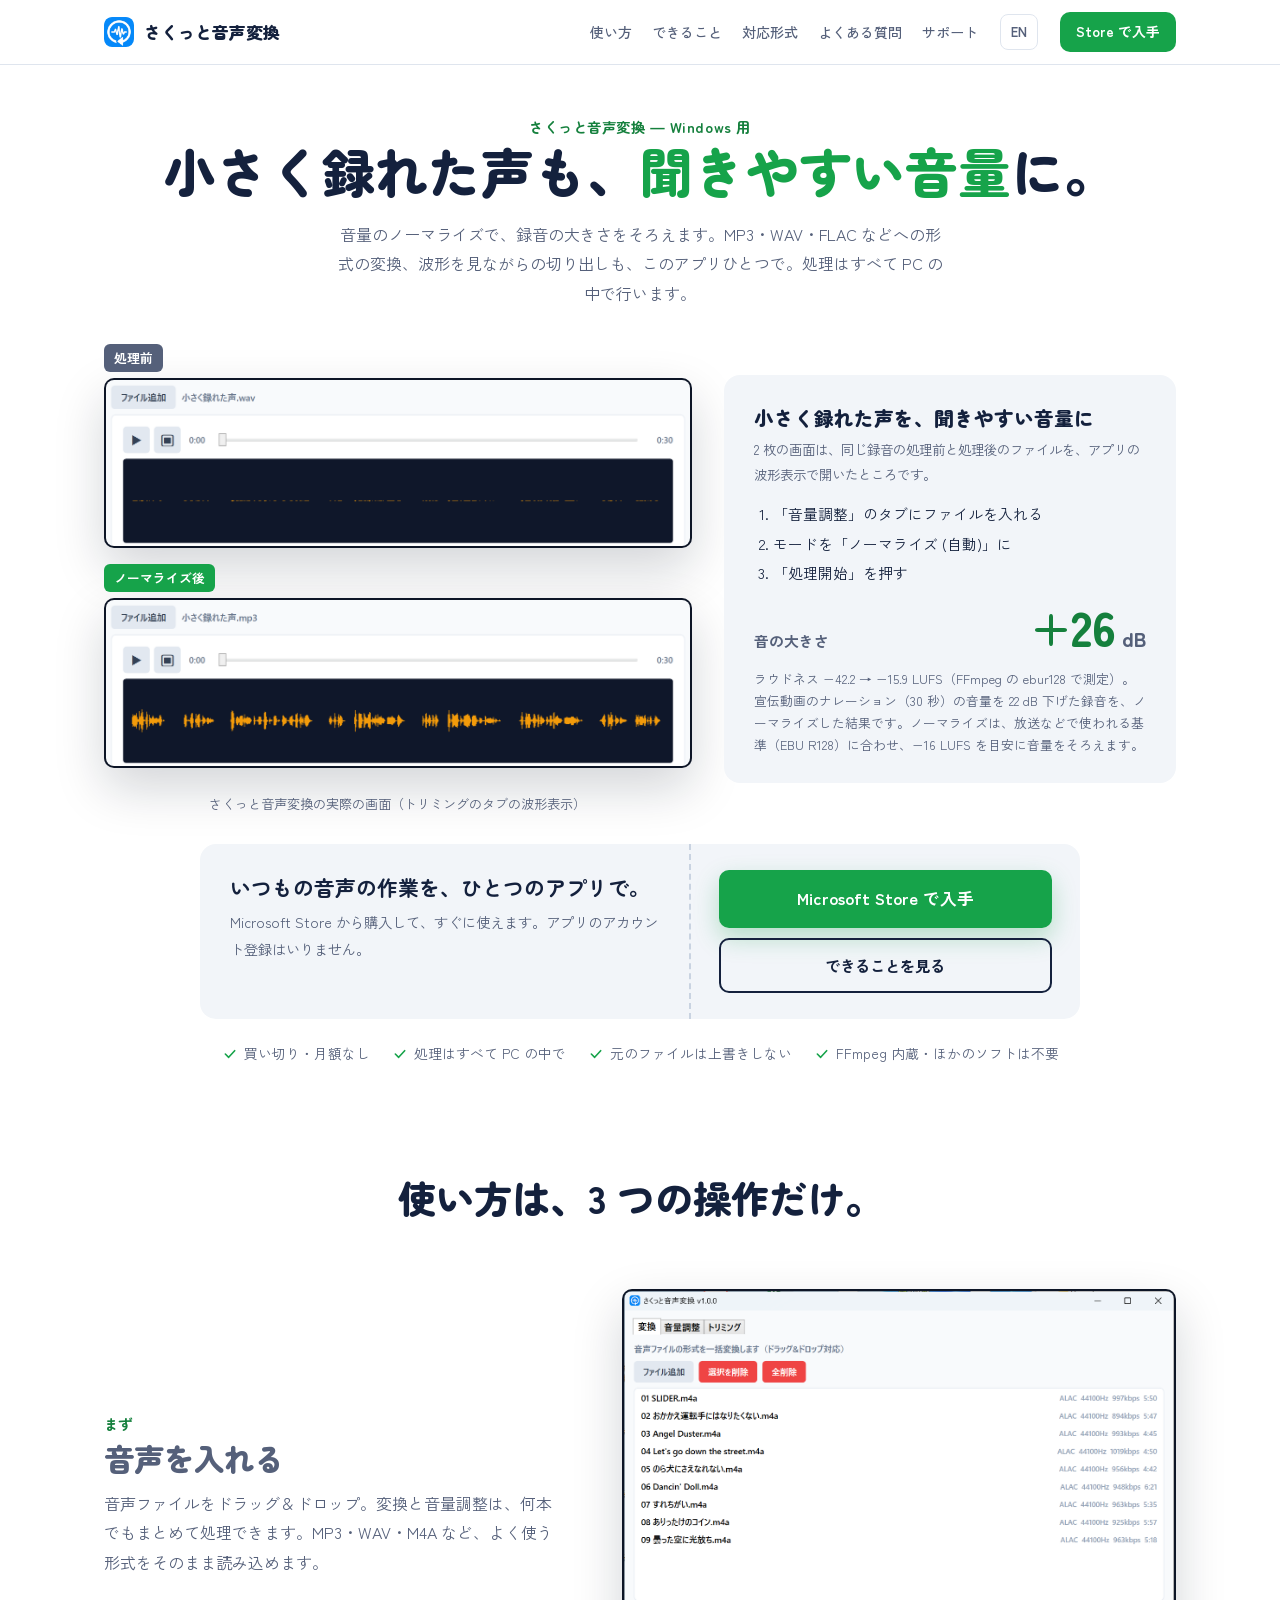
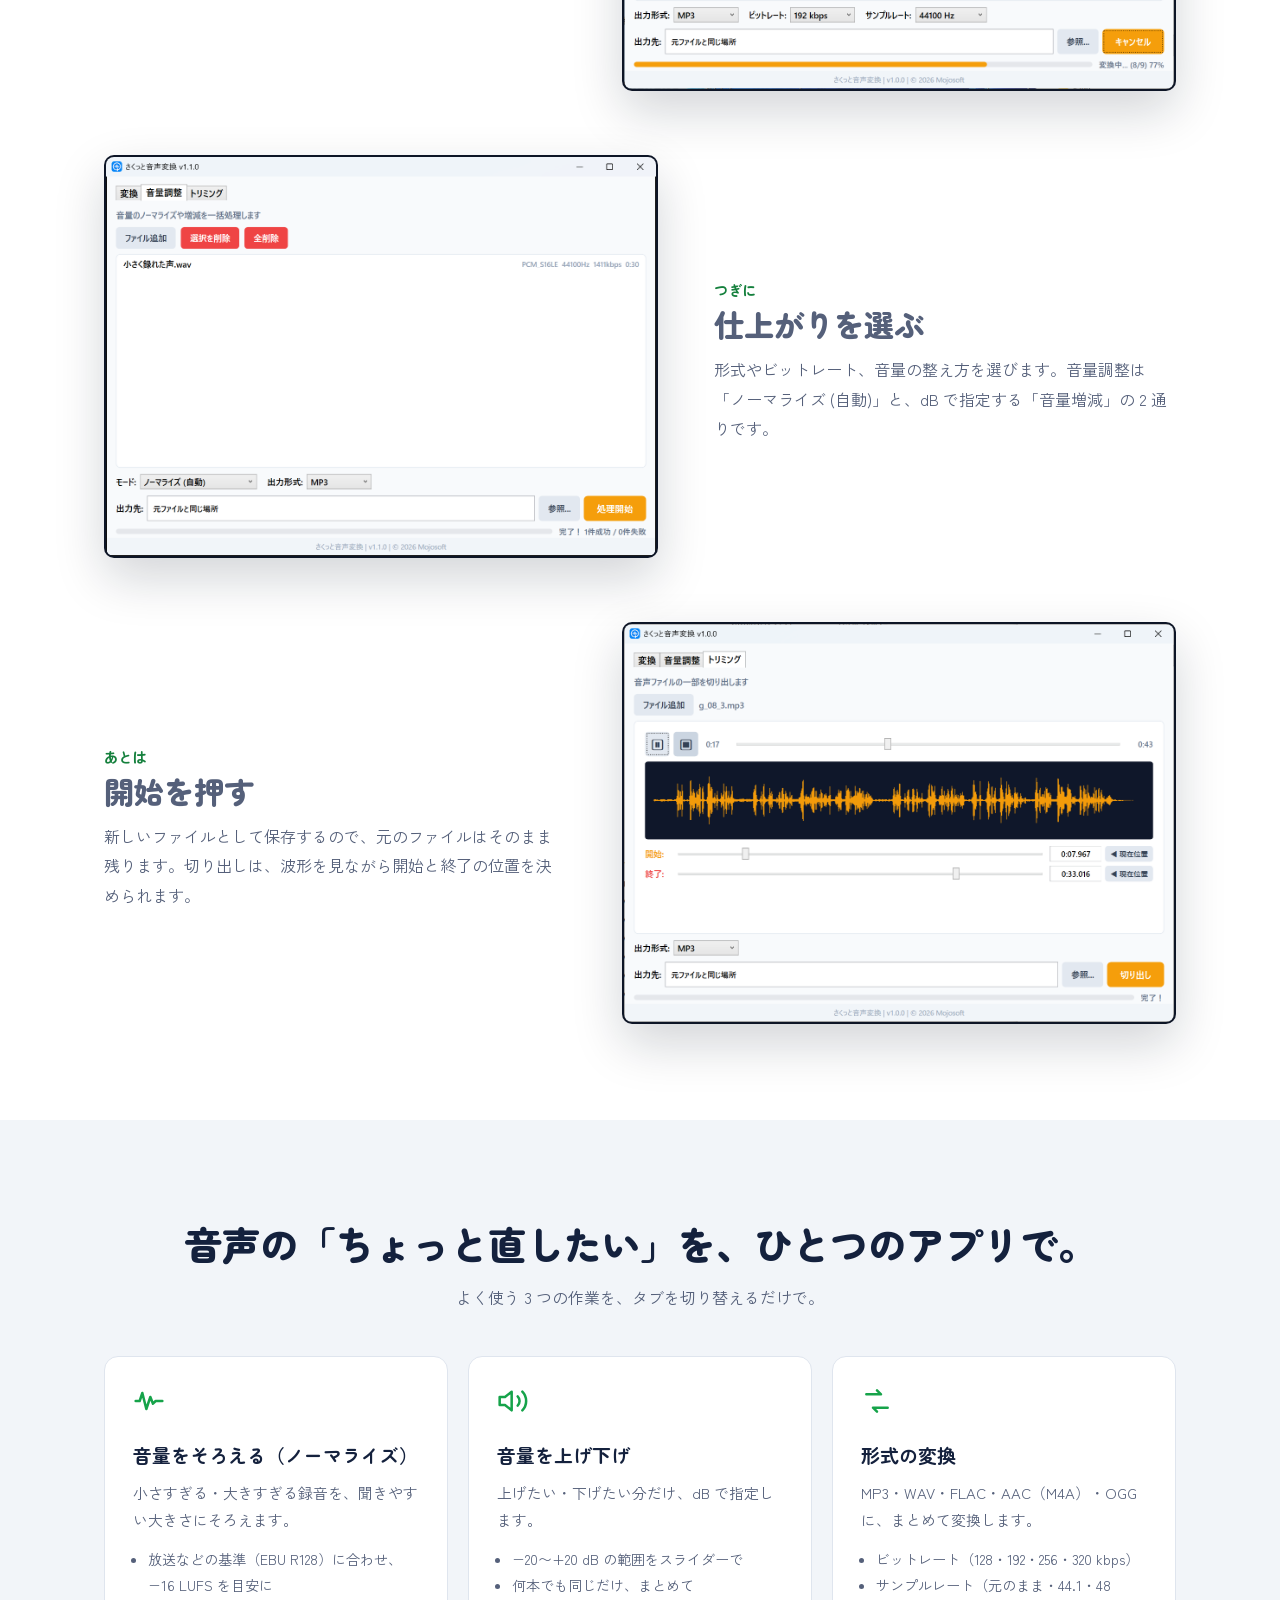
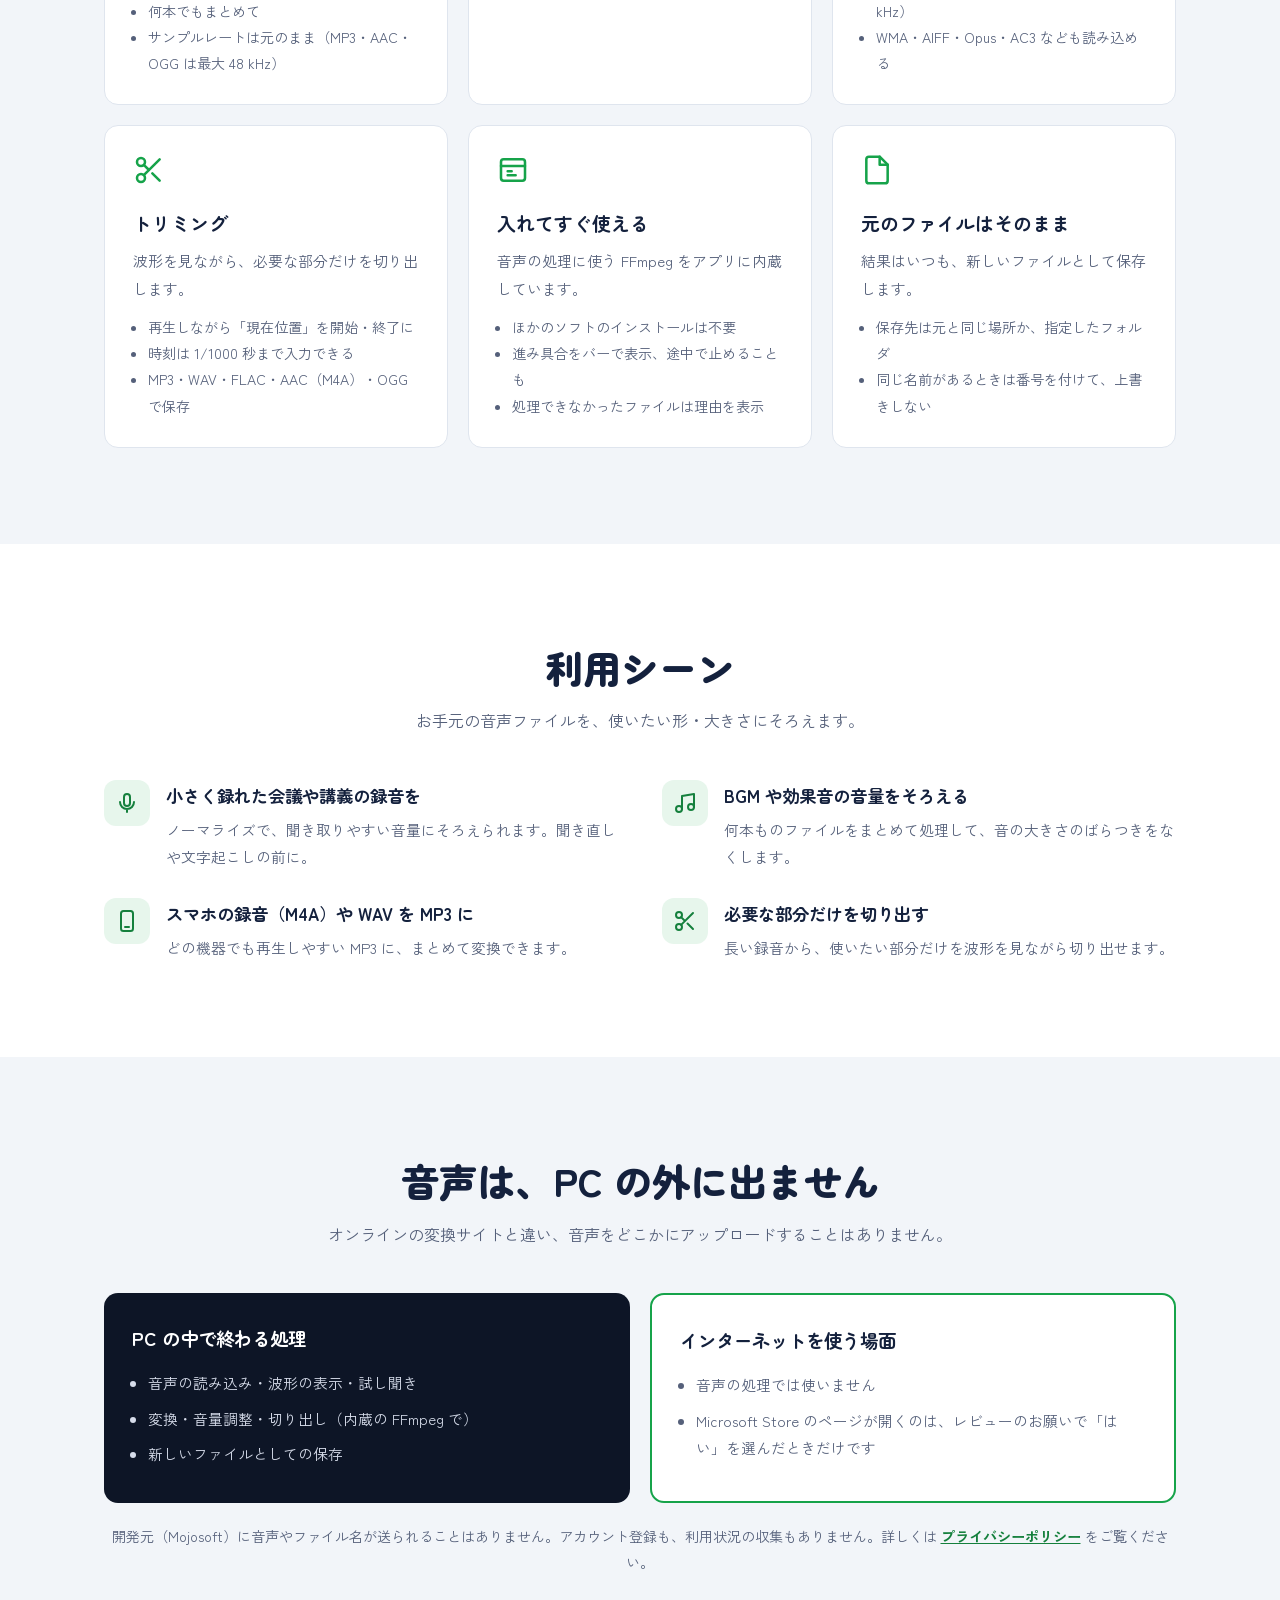
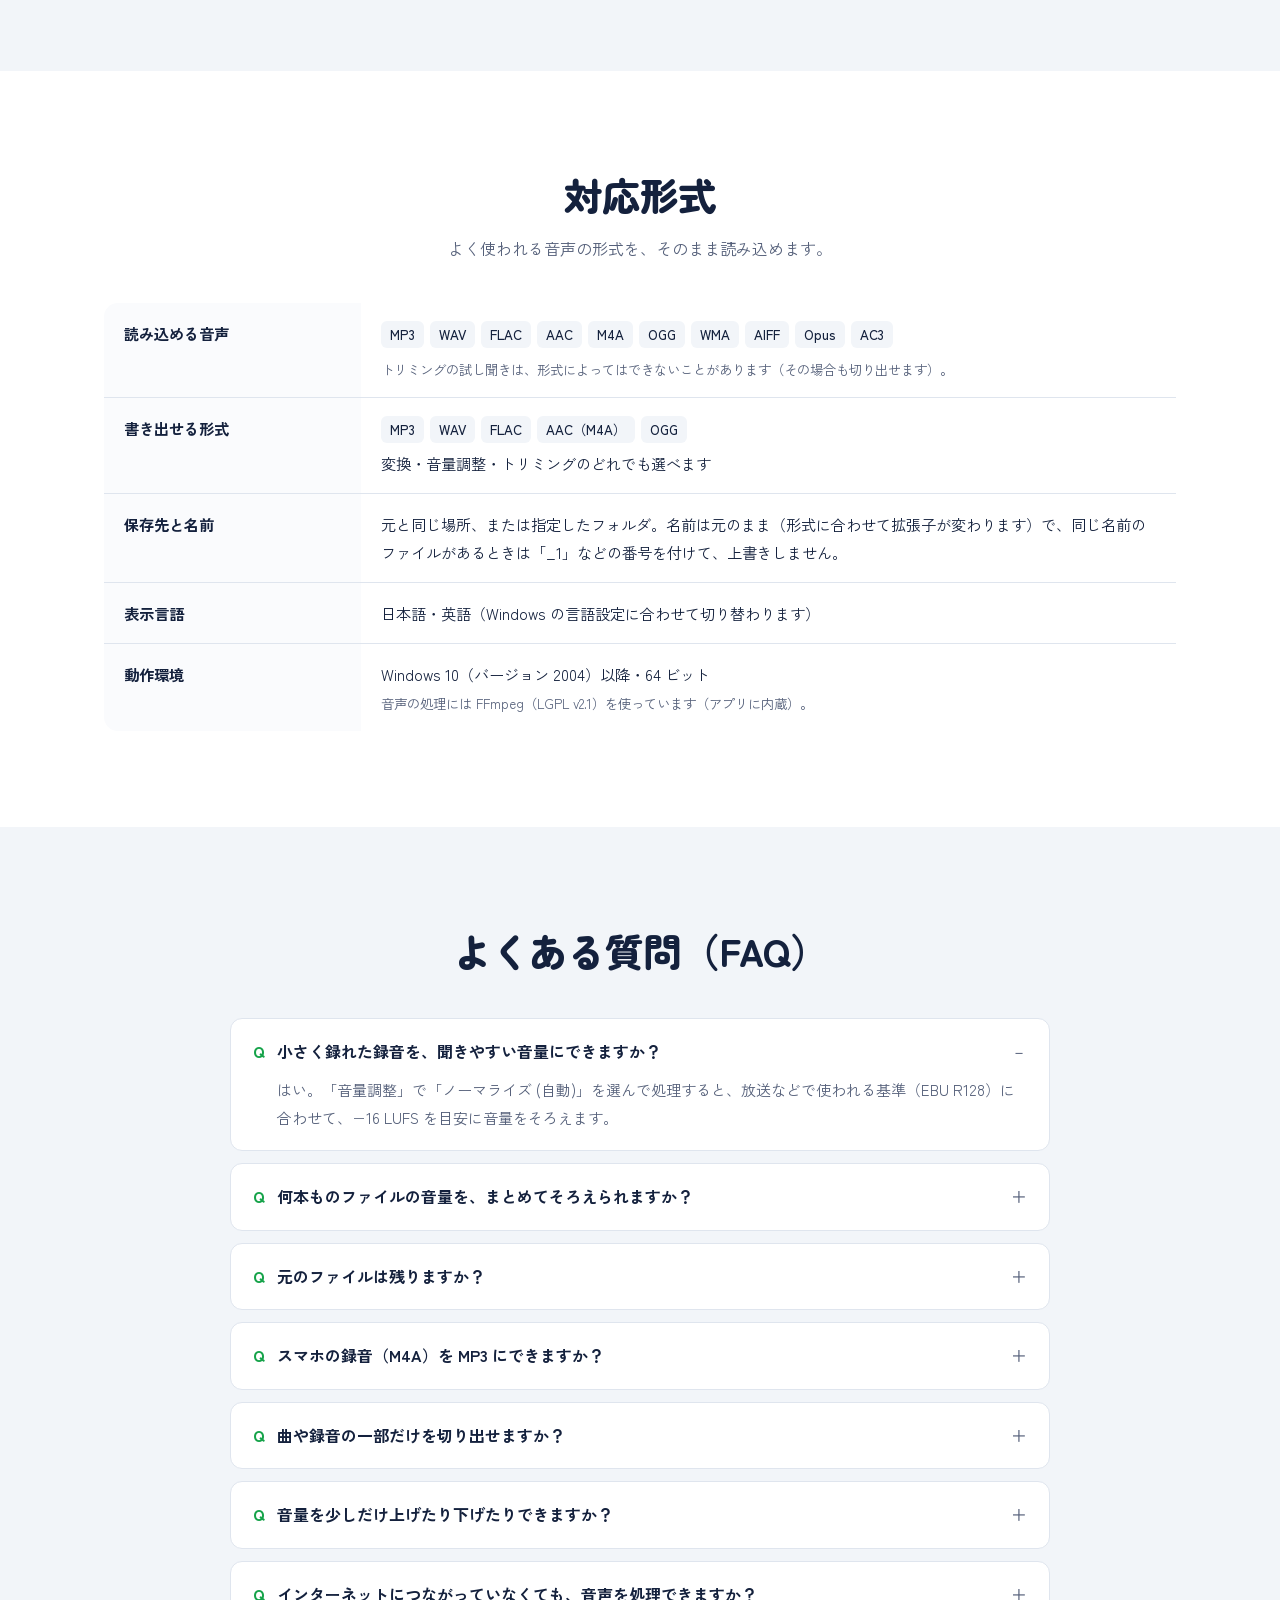
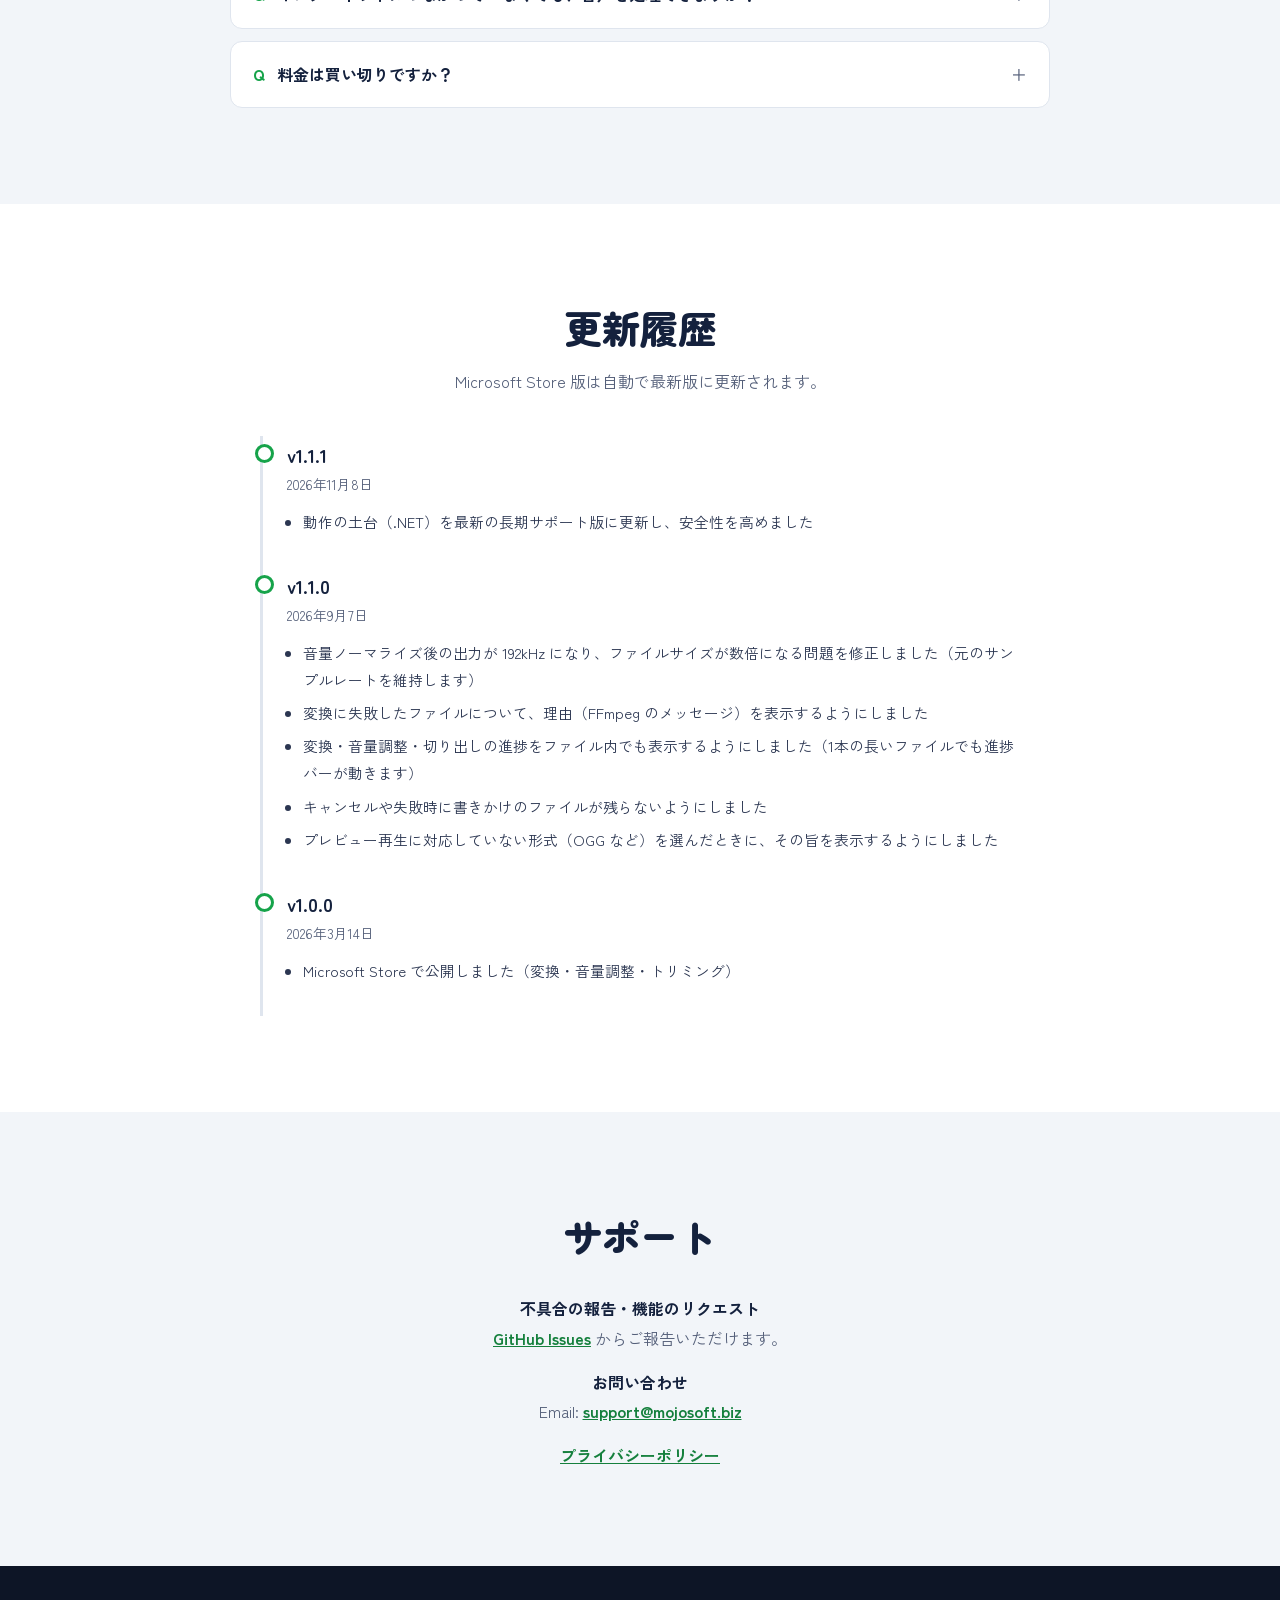
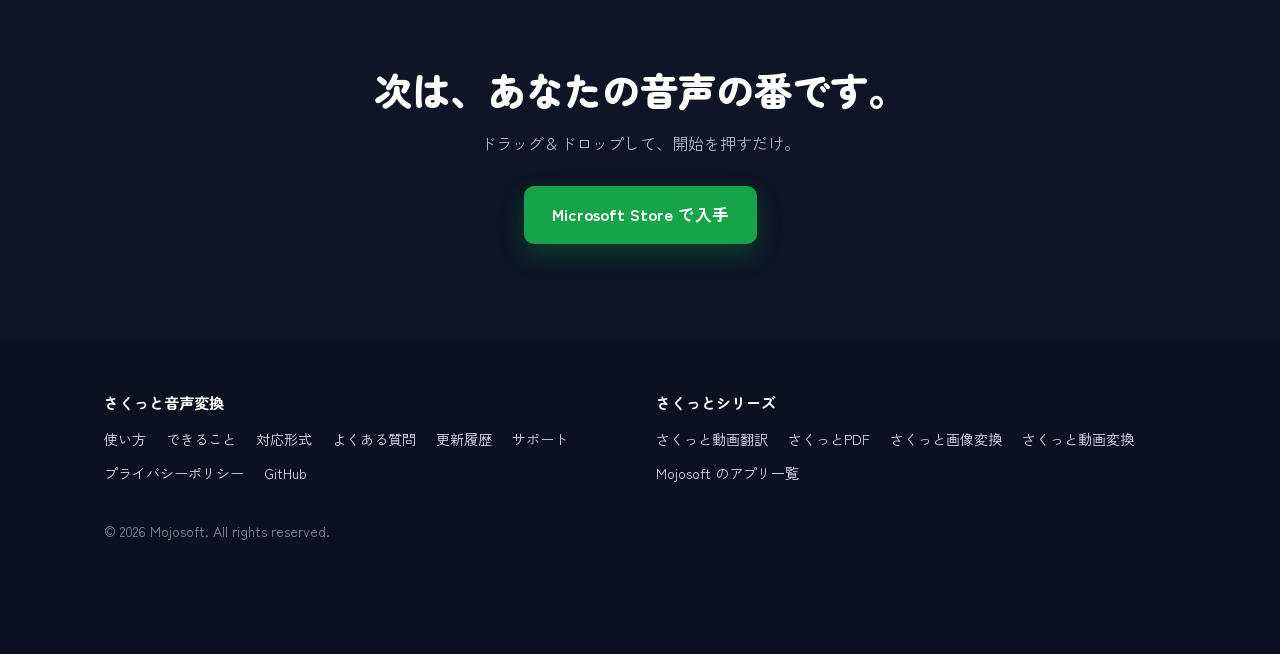
<file: index.html>
<!DOCTYPE html>
<html lang="ja">
<head>
<meta charset="UTF-8">
<meta name="viewport" content="width=device-width, initial-scale=1.0">
<title>さくっと音声変換｜音声ファイルの一括変換・音量調整・カット</title>
<meta name="description" content="音声ファイルの形式変換、音量のノーマライズ・調整、トリミングに対応するWindows用ソフト。小さく録れた声も、ノーマライズで聞きやすい音量にそろえられます。複数ファイルを一括処理。処理はすべてPCの中で行います。">
<link rel="icon" type="image/x-icon" href="favicon.ico">
<link rel="icon" type="image/png" sizes="32x32" href="favicon-32.png">
<link rel="apple-touch-icon" href="apple-touch-icon.png">
<link rel="canonical" href="https://mojosoftjp.github.io/sakutto-audioconverter/">
<link rel="alternate" href="https://mojosoftjp.github.io/sakutto-audioconverter/" hreflang="ja">
<link rel="alternate" href="https://mojosoftjp.github.io/sakutto-audioconverter/en/" hreflang="en">
<link rel="alternate" href="https://mojosoftjp.github.io/sakutto-audioconverter/" hreflang="x-default">
<meta name="robots" content="index, follow, max-image-preview:large">
<meta property="og:title" content="さくっと音声変換｜音声ファイルの一括変換・音量調整・カット">
<meta property="og:description" content="音声ファイルの形式変換、音量のノーマライズ・調整、トリミングに対応するWindows用ソフト。小さく録れた声も、ノーマライズで聞きやすい音量にそろえられます。複数ファイルを一括処理。処理はすべてPCの中で行います。">
<meta property="og:url" content="https://mojosoftjp.github.io/sakutto-audioconverter/">
<meta property="og:type" content="website">
<meta property="og:site_name" content="Mojosoft">
<meta property="og:locale" content="ja_JP">
<meta name="twitter:title" content="さくっと音声変換｜音声ファイルの一括変換・音量調整・カット">
<meta name="twitter:description" content="音声ファイルの形式変換、音量のノーマライズ・調整、トリミングに対応するWindows用ソフト。小さく録れた声も、ノーマライズで聞きやすい音量にそろえられます。複数ファイルを一括処理。処理はすべてPCの中で行います。">
<meta property="og:image" content="https://mojosoftjp.github.io/sakutto-audioconverter/a1.png">
<meta name="twitter:image" content="https://mojosoftjp.github.io/sakutto-audioconverter/a1.png">
<meta property="og:image:alt" content="さくっと音声変換｜音声ファイルの一括変換・音量調整・カット">
<meta name="twitter:image:alt" content="さくっと音声変換｜音声ファイルの一括変換・音量調整・カット">
<meta property="og:image:width" content="1272">
<meta property="og:image:height" content="921">
<meta name="twitter:card" content="summary_large_image">
<link rel="preconnect" href="https://fonts.googleapis.com">
<link rel="preconnect" href="https://fonts.gstatic.com" crossorigin>
<link href="https://fonts.googleapis.com/css2?family=Zen+Kaku+Gothic+New:wght@400;500;700&family=Zen+Maru+Gothic:wght@700;900&display=swap" rel="stylesheet">
<link rel="stylesheet" href="style.css">
<script type="application/ld+json">
{
  "@context": "https://schema.org",
  "@graph": [
    {
      "@type": "SoftwareApplication",
      "@id": "https://mojosoftjp.github.io/sakutto-audioconverter/#software",
      "name": "さくっと音声変換",
      "alternateName": "SakuttoAudio",
      "url": "https://mojosoftjp.github.io/sakutto-audioconverter/",
      "description": "音声ファイルの形式変換、音量のノーマライズ・調整、トリミングに対応するWindows用ソフト。小さく録れた声も、ノーマライズで聞きやすい音量にそろえられます。複数ファイルを一括処理。処理はすべてPCの中で行います。",
      "image": "https://mojosoftjp.github.io/sakutto-audioconverter/a1.png",
      "operatingSystem": "Windows",
      "applicationCategory": "MultimediaApplication",
      "inLanguage": "ja",
      "sameAs": [
        "https://apps.microsoft.com/detail/9MT5RW1K95DD"
      ],
      "publisher": {
        "@type": "Organization",
        "@id": "https://mojosoft.biz/#organization",
        "name": "Mojosoft",
        "url": "https://mojosoft.biz/"
      }
    },
    {
      "@type": "BreadcrumbList",
      "@id": "https://mojosoftjp.github.io/sakutto-audioconverter/#breadcrumb",
      "itemListElement": [
        {
          "@type": "ListItem",
          "position": 1,
          "name": "Mojosoft",
          "item": "https://mojosoft.biz/"
        },
        {
          "@type": "ListItem",
          "position": 2,
          "name": "さくっと音声変換",
          "item": "https://mojosoftjp.github.io/sakutto-audioconverter/"
        }
      ]
    },
    {
      "@type": "WebPage",
      "@id": "https://mojosoftjp.github.io/sakutto-audioconverter/#webpage",
      "url": "https://mojosoftjp.github.io/sakutto-audioconverter/",
      "name": "さくっと音声変換｜音声ファイルの一括変換・音量調整・カット",
      "inLanguage": "ja",
      "mainEntity": {
        "@id": "https://mojosoftjp.github.io/sakutto-audioconverter/#software"
      },
      "breadcrumb": {
        "@id": "https://mojosoftjp.github.io/sakutto-audioconverter/#breadcrumb"
      }
    }
  ]
}
</script>
</head>
<body>

<header class="site-header"><div class="wrap">
  <a class="brand" href="./"><img src="logo-96.png" alt="" width="30" height="30">さくっと音声変換</a>
  <nav class="site-nav" aria-label="ページ内">
    <a href="#how">使い方</a><a href="#features">できること</a><a href="#formats">対応形式</a><a href="#faq">よくある質問</a><a href="#support">サポート</a>
  </nav>
  <a class="lang" href="en/" hreflang="en" lang="en">EN</a>
  <a class="btn btn-main btn-sm" href="https://apps.microsoft.com/detail/9MT5RW1K95DD?cid=lp-index">Store で入手</a>
</div></header>

<main>
<div class="hero"><div class="wrap">
  <h1><span class="eyebrow">さくっと音声変換 ― Windows 用</span>小さく録れた声も、<span class="nb"><b>聞きやすい音量</b>に。</span></h1>
  <p class="lede">音量のノーマライズで、録音の大きさをそろえます。MP3・WAV・FLAC などへの形式の変換、波形を見ながらの切り出しも、このアプリひとつで。処理はすべて PC の中で行います。</p>

  <div class="result">
    <figure class="result-shot pair">
      <div class="pair-item"><span class="pair-label">処理前</span><div class="frame"><img src="ac_ja_before.png" alt="処理前のファイルをアプリの波形表示で開いた画面。音が小さく、波形がほとんど平らに見える" width="1248" height="355"></div></div>
      <div class="pair-item after"><span class="pair-label">ノーマライズ後</span><div class="frame"><img src="ac_ja_after.png" alt="ノーマライズ後のファイルを同じ波形表示で開いた画面。声の波形がはっきり大きく見える" width="1248" height="355"></div></div>
      <figcaption>さくっと音声変換の実際の画面（トリミングのタブの波形表示）</figcaption>
    </figure>
    <div class="nums">
      <h2 id="h-demo">小さく録れた声を、聞きやすい音量に</h2>
      <p class="nums-src">2 枚の画面は、同じ録音の処理前と処理後のファイルを、アプリの波形表示で開いたところです。</p>
      <ol class="nums-steps"><li>「音量調整」のタブにファイルを入れる</li><li>モードを「ノーマライズ (自動)」に</li><li>「処理開始」を押す</li></ol>
      <div class="nums-row after"><span>音の大きさ</span><b>+26<small>dB</small></b></div>
      <p class="nums-note">ラウドネス −42.2 → −15.9 LUFS（FFmpeg の ebur128 で測定）。宣伝動画のナレーション（30 秒）の音量を 22 dB 下げた録音を、ノーマライズした結果です。ノーマライズは、放送などで使われる基準（EBU R128）に合わせ、−16 LUFS を目安に音量をそろえます。</p>
    </div>
  </div>

  <div class="ticket">
    <div class="l"><b>いつもの音声の作業を、ひとつのアプリで。</b><p>Microsoft Store から購入して、すぐに使えます。アプリのアカウント登録はいりません。</p></div>
    <div class="r">
      <a class="btn btn-main" href="https://apps.microsoft.com/detail/9MT5RW1K95DD?cid=lp-index">Microsoft Store で入手</a>
      <a class="btn btn-line" href="#features">できることを見る</a>
    </div>
  </div>
  <div class="assure">
    <span><svg viewBox="0 0 24 24"><path d="M5 12l5 5 9-10"/></svg>買い切り・月額なし</span>
    <span><svg viewBox="0 0 24 24"><path d="M5 12l5 5 9-10"/></svg>処理はすべて PC の中で</span>
    <span><svg viewBox="0 0 24 24"><path d="M5 12l5 5 9-10"/></svg>元のファイルは上書きしない</span>
    <span><svg viewBox="0 0 24 24"><path d="M5 12l5 5 9-10"/></svg>FFmpeg 内蔵・ほかのソフトは不要</span>
  </div>
</div></div>

<section id="how"><div class="wrap">
  <h2 class="h2 center">使い方は、3 つの操作だけ。</h2>
  <div class="row">
    <div class="txt"><p class="verb"><small>まず</small>音声を入れる</p><p>音声ファイルをドラッグ＆ドロップ。変換と音量調整は、何本でもまとめて処理できます。MP3・WAV・M4A など、よく使う形式をそのまま読み込めます。</p></div>
    <div class="frame"><img src="a1.png" alt="9 本の音声ファイルを MP3 にまとめて変換している画面" width="1272" height="921" loading="lazy"></div>
  </div>
  <div class="row">
    <div class="txt"><p class="verb"><small>つぎに</small>仕上がりを選ぶ</p><p>形式やビットレート、音量の整え方を選びます。音量調整は「ノーマライズ (自動)」と、dB で指定する「音量増減」の 2 通りです。</p></div>
    <div class="frame"><img src="ac_ja_volume.png" alt="音量調整のタブでノーマライズ（自動）を選び、処理が終わった画面" width="1272" height="921" loading="lazy"></div>
  </div>
  <div class="row">
    <div class="txt"><p class="verb"><small>あとは</small>開始を押す</p><p>新しいファイルとして保存するので、元のファイルはそのまま残ります。切り出しは、波形を見ながら開始と終了の位置を決められます。</p></div>
    <div class="frame"><img src="a3.png" alt="波形を見ながら開始と終了の位置を決めて切り出す画面" width="1272" height="921" loading="lazy"></div>
  </div>
</div></section>

<section id="features" class="soft"><div class="wrap">
  <div class="center"><h2 class="h2">音声の「ちょっと直したい」を、ひとつのアプリで。</h2><p class="sub">よく使う 3 つの作業を、タブを切り替えるだけで。</p></div>
  <div class="features three">
    <div class="feature"><svg viewBox="0 0 24 24"><path d="M2 12h3l2-6 3 12 3-9 2 5 2-2h5"/></svg><h3>音量をそろえる（ノーマライズ）</h3><p>小さすぎる・大きすぎる録音を、聞きやすい大きさにそろえます。</p><ul><li>放送などの基準（EBU R128）に合わせ、−16 LUFS を目安に</li><li>何本でもまとめて</li><li>サンプルレートは元のまま（MP3・AAC・OGG は最大 48 kHz）</li></ul></div>
    <div class="feature"><svg viewBox="0 0 24 24"><path d="M11 5L6 9H2v6h4l5 4V5z"/><path d="M15.5 8.5a5 5 0 0 1 0 7M19 5a10 10 0 0 1 0 14"/></svg><h3>音量を上げ下げ</h3><p>上げたい・下げたい分だけ、dB で指定します。</p><ul><li>−20〜+20 dB の範囲をスライダーで</li><li>何本でも同じだけ、まとめて</li></ul></div>
    <div class="feature"><svg viewBox="0 0 24 24"><path d="M4 7h11l-3-3M20 17H9l3 3"/></svg><h3>形式の変換</h3><p>MP3・WAV・FLAC・AAC（M4A）・OGG に、まとめて変換します。</p><ul><li>ビットレート（128・192・256・320 kbps）</li><li>サンプルレート（元のまま・44.1・48 kHz）</li><li>WMA・AIFF・Opus・AC3 なども読み込める</li></ul></div>
    <div class="feature"><svg viewBox="0 0 24 24"><circle cx="6" cy="6" r="3"/><circle cx="6" cy="18" r="3"/><path d="M20 4L8.1 15.9M14.5 14.5L20 20M8.1 8.1L12 12"/></svg><h3>トリミング</h3><p>波形を見ながら、必要な部分だけを切り出します。</p><ul><li>再生しながら「現在位置」を開始・終了に</li><li>時刻は 1/1000 秒まで入力できる</li><li>MP3・WAV・FLAC・AAC（M4A）・OGG で保存</li></ul></div>
    <div class="feature"><svg viewBox="0 0 24 24"><rect x="3" y="4" width="18" height="16" rx="2"/><path d="M3 9h18M8 13h3M8 16h6"/></svg><h3>入れてすぐ使える</h3><p>音声の処理に使う FFmpeg をアプリに内蔵しています。</p><ul><li>ほかのソフトのインストールは不要</li><li>進み具合をバーで表示、途中で止めることも</li><li>処理できなかったファイルは理由を表示</li></ul></div>
    <div class="feature"><svg viewBox="0 0 24 24"><path d="M14 2H6a2 2 0 0 0-2 2v16a2 2 0 0 0 2 2h12a2 2 0 0 0 2-2V8z"/><path d="M14 2v6h6"/></svg><h3>元のファイルはそのまま</h3><p>結果はいつも、新しいファイルとして保存します。</p><ul><li>保存先は元と同じ場所か、指定したフォルダ</li><li>同じ名前があるときは番号を付けて、上書きしない</li></ul></div>
  </div>
</div></section>

<section id="use-cases"><div class="wrap">
  <div class="center"><h2 class="h2">利用シーン</h2><p class="sub">お手元の音声ファイルを、使いたい形・大きさにそろえます。</p></div>
  <div class="cases">
    <div class="case"><div class="ic"><svg viewBox="0 0 24 24"><path d="M12 3a3 3 0 0 0-3 3v6a3 3 0 0 0 6 0V6a3 3 0 0 0-3-3z"/><path d="M5 11a7 7 0 0 0 14 0M12 18v3"/></svg></div><div><h3>小さく録れた会議や講義の録音を</h3><p>ノーマライズで、聞き取りやすい音量にそろえられます。聞き直しや文字起こしの前に。</p></div></div>
    <div class="case"><div class="ic"><svg viewBox="0 0 24 24"><path d="M9 18V5l12-2v13"/><circle cx="6" cy="18" r="3"/><circle cx="18" cy="16" r="3"/></svg></div><div><h3>BGM や効果音の音量をそろえる</h3><p>何本ものファイルをまとめて処理して、音の大きさのばらつきをなくします。</p></div></div>
    <div class="case"><div class="ic"><svg viewBox="0 0 24 24"><rect x="6" y="2" width="12" height="20" rx="2.5"/><path d="M10 18h4"/></svg></div><div><h3>スマホの録音（M4A）や WAV を MP3 に</h3><p>どの機器でも再生しやすい MP3 に、まとめて変換できます。</p></div></div>
    <div class="case"><div class="ic"><svg viewBox="0 0 24 24"><circle cx="6" cy="6" r="3"/><circle cx="6" cy="18" r="3"/><path d="M20 4L8.1 15.9M14.5 14.5L20 20M8.1 8.1L12 12"/></svg></div><div><h3>必要な部分だけを切り出す</h3><p>長い録音から、使いたい部分だけを波形を見ながら切り出せます。</p></div></div>
  </div>
</div></section>

<section id="data-flow" class="soft"><div class="wrap">
  <div class="center"><h2 class="h2">音声は、PC の外に出ません</h2><p class="sub">オンラインの変換サイトと違い、音声をどこかにアップロードすることはありません。</p></div>
  <div class="flow">
    <div class="pc"><h3>PC の中で終わる処理</h3><ul><li>音声の読み込み・波形の表示・試し聞き</li><li>変換・音量調整・切り出し（内蔵の FFmpeg で）</li><li>新しいファイルとしての保存</li></ul></div>
    <div class="net"><h3>インターネットを使う場面</h3><ul><li>音声の処理では使いません</li><li>Microsoft Store のページが開くのは、レビューのお願いで「はい」を選んだときだけです</li></ul></div>
  </div>
  <p class="flow-note center">開発元（Mojosoft）に音声やファイル名が送られることはありません。アカウント登録も、利用状況の収集もありません。詳しくは <a href="privacy.html">プライバシーポリシー</a> をご覧ください。</p>
</div></section>

<section id="formats"><div class="wrap">
  <div class="center"><h2 class="h2">対応形式</h2><p class="sub">よく使われる音声の形式を、そのまま読み込めます。</p></div>
  <table class="spec">
    <tr><th scope="row">読み込める音声</th><td><span>MP3</span><span>WAV</span><span>FLAC</span><span>AAC</span><span>M4A</span><span>OGG</span><span>WMA</span><span>AIFF</span><span>Opus</span><span>AC3</span><small>トリミングの試し聞きは、形式によってはできないことがあります（その場合も切り出せます）。</small></td></tr>
    <tr><th scope="row">書き出せる形式</th><td><span>MP3</span><span>WAV</span><span>FLAC</span><span>AAC（M4A）</span><span>OGG</span><br>変換・音量調整・トリミングのどれでも選べます</td></tr>
    <tr><th scope="row">保存先と名前</th><td>元と同じ場所、または指定したフォルダ。名前は元のまま（形式に合わせて拡張子が変わります）で、同じ名前のファイルがあるときは「_1」などの番号を付けて、上書きしません。</td></tr>
    <tr><th scope="row">表示言語</th><td>日本語・英語（Windows の言語設定に合わせて切り替わります）</td></tr>
    <tr><th scope="row">動作環境</th><td>Windows 10（バージョン 2004）以降・64 ビット<small>音声の処理には FFmpeg（LGPL v2.1）を使っています（アプリに内蔵）。</small></td></tr>
  </table>
</div></section>

<section id="faq" class="soft"><div class="wrap">
  <h2 class="h2 center">よくある質問（FAQ）</h2>
  <div class="faq">
    <details open><summary>小さく録れた録音を、聞きやすい音量にできますか？</summary><p>はい。「音量調整」で「ノーマライズ (自動)」を選んで処理すると、放送などで使われる基準（EBU R128）に合わせて、−16 LUFS を目安に音量をそろえます。</p></details>
    <details><summary>何本ものファイルの音量を、まとめてそろえられますか？</summary><p>はい。ファイルをまとめて入れれば、順番に自動で処理します。</p></details>
    <details><summary>元のファイルは残りますか？</summary><p>はい。新しいファイルとして保存します。同じ名前のファイルがあるときは番号を付けるので、上書きしません。</p></details>
    <details><summary>スマホの録音（M4A）を MP3 にできますか？</summary><p>はい。「変換」で MP3 を選べば、まとめて変換できます。</p></details>
    <details><summary>曲や録音の一部だけを切り出せますか？</summary><p>はい。「トリミング」で波形を見ながら、開始と終了の位置を決めて切り出せます。</p></details>
    <details><summary>音量を少しだけ上げたり下げたりできますか？</summary><p>はい。「音量増減 (dB指定)」で、−20〜+20 dB の範囲で指定できます。</p></details>
    <details><summary>インターネットにつながっていなくても、音声を処理できますか？</summary><p>はい。変換も音量調整も、アプリに内蔵した FFmpeg で PC の中で行います。</p></details>
    <details><summary>料金は買い切りですか？</summary><p>はい。Microsoft Store で一度購入すれば、月額料金なしで使い続けられます。</p></details>
  </div>
</div></section>

<section id="changelog"><div class="wrap">
  <div class="center"><h2 class="h2">更新履歴</h2><p class="sub">Microsoft Store 版は自動で最新版に更新されます。</p></div>
  <div class="log">
    <article>
      <h3>v1.1.1</h3><time datetime="2026-11-08">2026年11月8日</time>
      <ul>
        <li>動作の土台（.NET）を最新の長期サポート版に更新し、安全性を高めました</li>
      </ul>
    </article>
    <article>
      <h3>v1.1.0</h3><time datetime="2026-09-07">2026年9月7日</time>
      <ul>
        <li>音量ノーマライズ後の出力が 192kHz になり、ファイルサイズが数倍になる問題を修正しました（元のサンプルレートを維持します）</li>
        <li>変換に失敗したファイルについて、理由（FFmpeg のメッセージ）を表示するようにしました</li>
        <li>変換・音量調整・切り出しの進捗をファイル内でも表示するようにしました（1本の長いファイルでも進捗バーが動きます）</li>
        <li>キャンセルや失敗時に書きかけのファイルが残らないようにしました</li>
        <li>プレビュー再生に対応していない形式（OGG など）を選んだときに、その旨を表示するようにしました</li>
      </ul>
    </article>
    <article>
      <h3>v1.0.0</h3><time datetime="2026-03-14">2026年3月14日</time>
      <ul><li>Microsoft Store で公開しました（変換・音量調整・トリミング）</li></ul>
    </article>
  </div>
</div></section>

<section id="support" class="soft"><div class="wrap">
  <h2 class="h2 center">サポート</h2>
  <div class="support">
    <p><b>不具合の報告・機能のリクエスト</b><br><a href="https://github.com/mojosoftjp/sakutto-audioconverter/issues">GitHub Issues</a> からご報告いただけます。</p>
    <p><b>お問い合わせ</b><br>Email: <a href="mailto:support@mojosoft.biz">support@mojosoft.biz</a></p>
    <p><a href="privacy.html">プライバシーポリシー</a></p>
  </div>
</div></section>
</main>

<div class="band final on-dark"><div class="wrap">
  <h2 class="h2">次は、あなたの音声の番です。</h2>
  <p>ドラッグ＆ドロップして、開始を押すだけ。</p>
  <div class="btns">
    <a class="btn btn-main" href="https://apps.microsoft.com/detail/9MT5RW1K95DD?cid=lp-index">Microsoft Store で入手</a>
  </div>
</div></div>

<footer class="site-footer"><div class="wrap">
  <div class="foot-grid">
    <div><h4>さくっと音声変換</h4><div class="foot-links"><a href="#how">使い方</a><a href="#features">できること</a><a href="#formats">対応形式</a><a href="#faq">よくある質問</a><a href="#changelog">更新履歴</a><a href="#support">サポート</a><a href="privacy.html">プライバシーポリシー</a><a href="https://github.com/mojosoftjp/sakutto-audioconverter">GitHub</a></div></div>
    <div><h4>さくっとシリーズ</h4><div class="foot-links"><a href="https://mojosoftjp.github.io/sakutto-videotranslator/">さくっと動画翻訳</a><a href="https://mojosoftjp.github.io/sakutto-pdf/">さくっとPDF</a><a href="https://mojosoftjp.github.io/sakutto-imageconverter/">さくっと画像変換</a><a href="https://mojosoftjp.github.io/sakutto-videoconverter/">さくっと動画変換</a><a href="https://mojosoftjp.github.io/">Mojosoft のアプリ一覧</a></div></div>
  </div>
  <p class="copyright">&copy; 2026 Mojosoft. All rights reserved.</p>
</div></footer>

<div class="sticky-cta">
  <a class="btn btn-main" href="https://apps.microsoft.com/detail/9MT5RW1K95DD?cid=lp-index">Microsoft Store で入手</a>
</div>
</body>
</html>
</file>
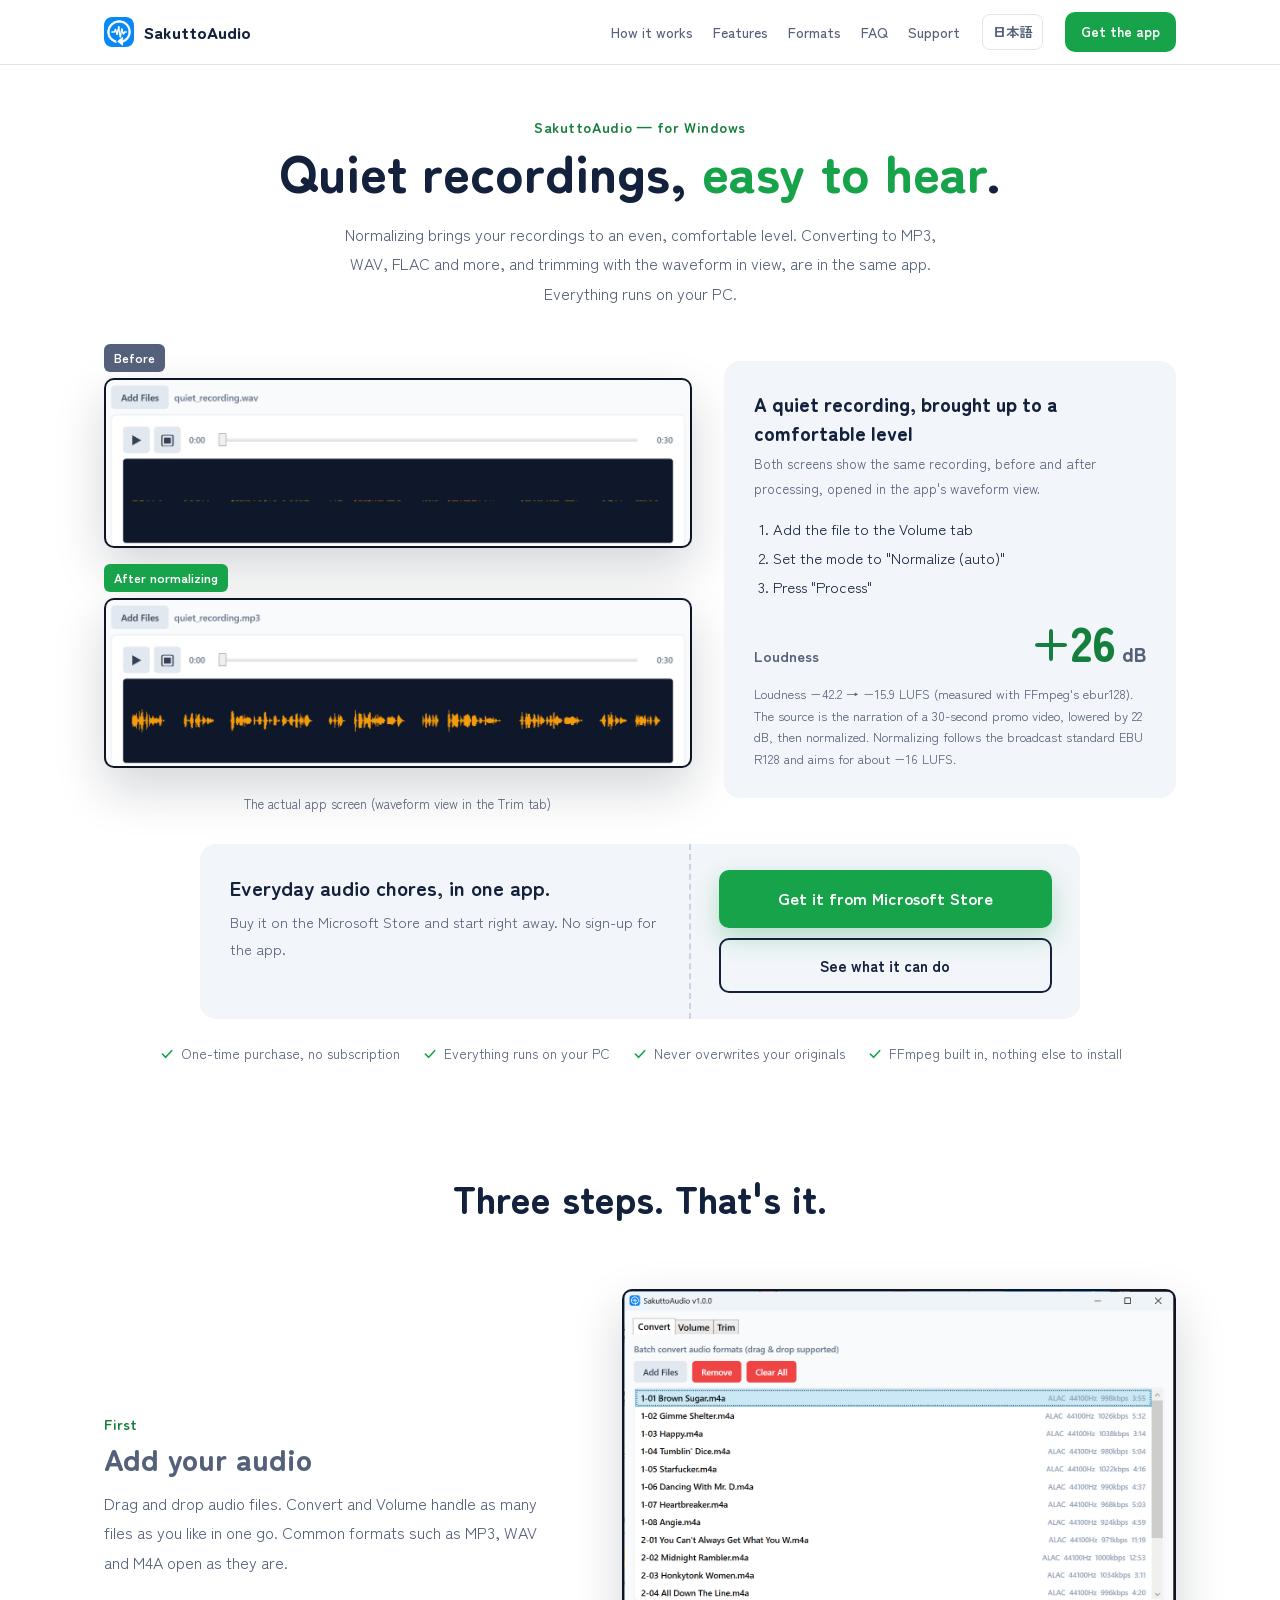
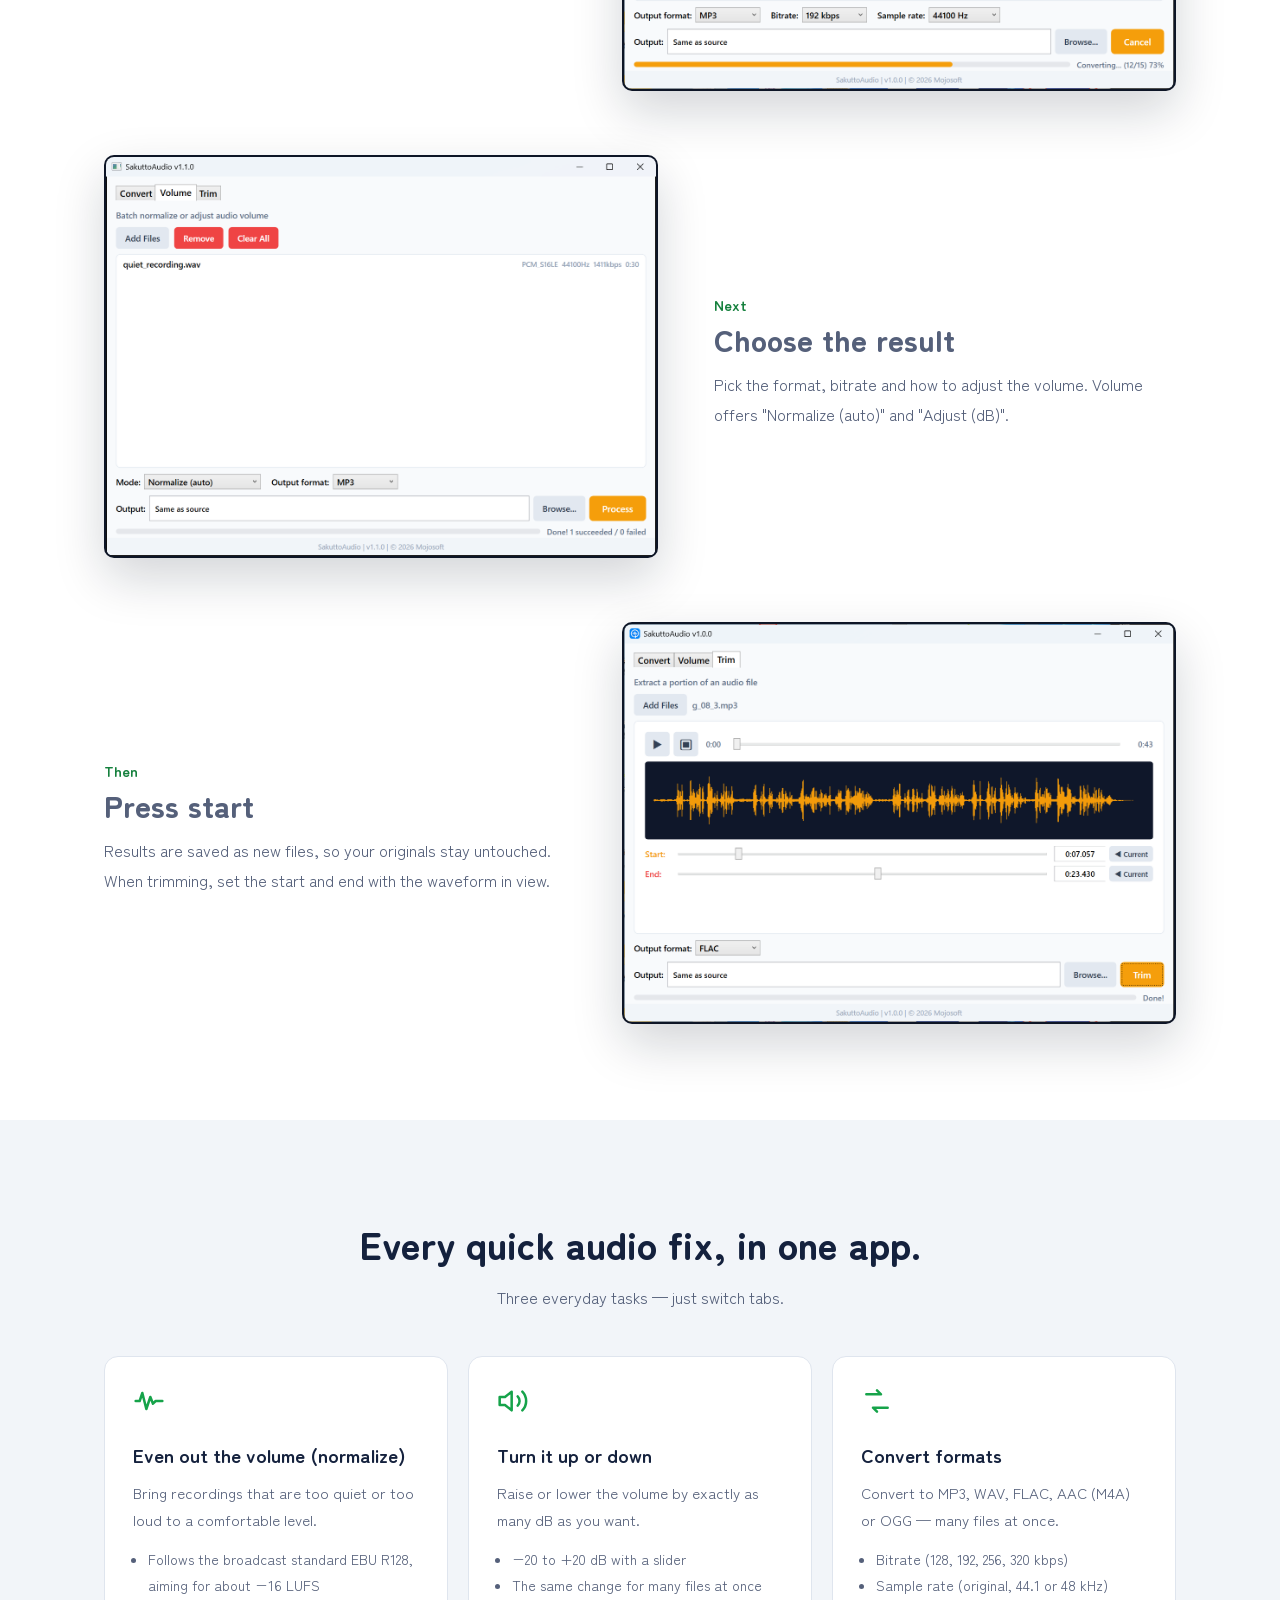
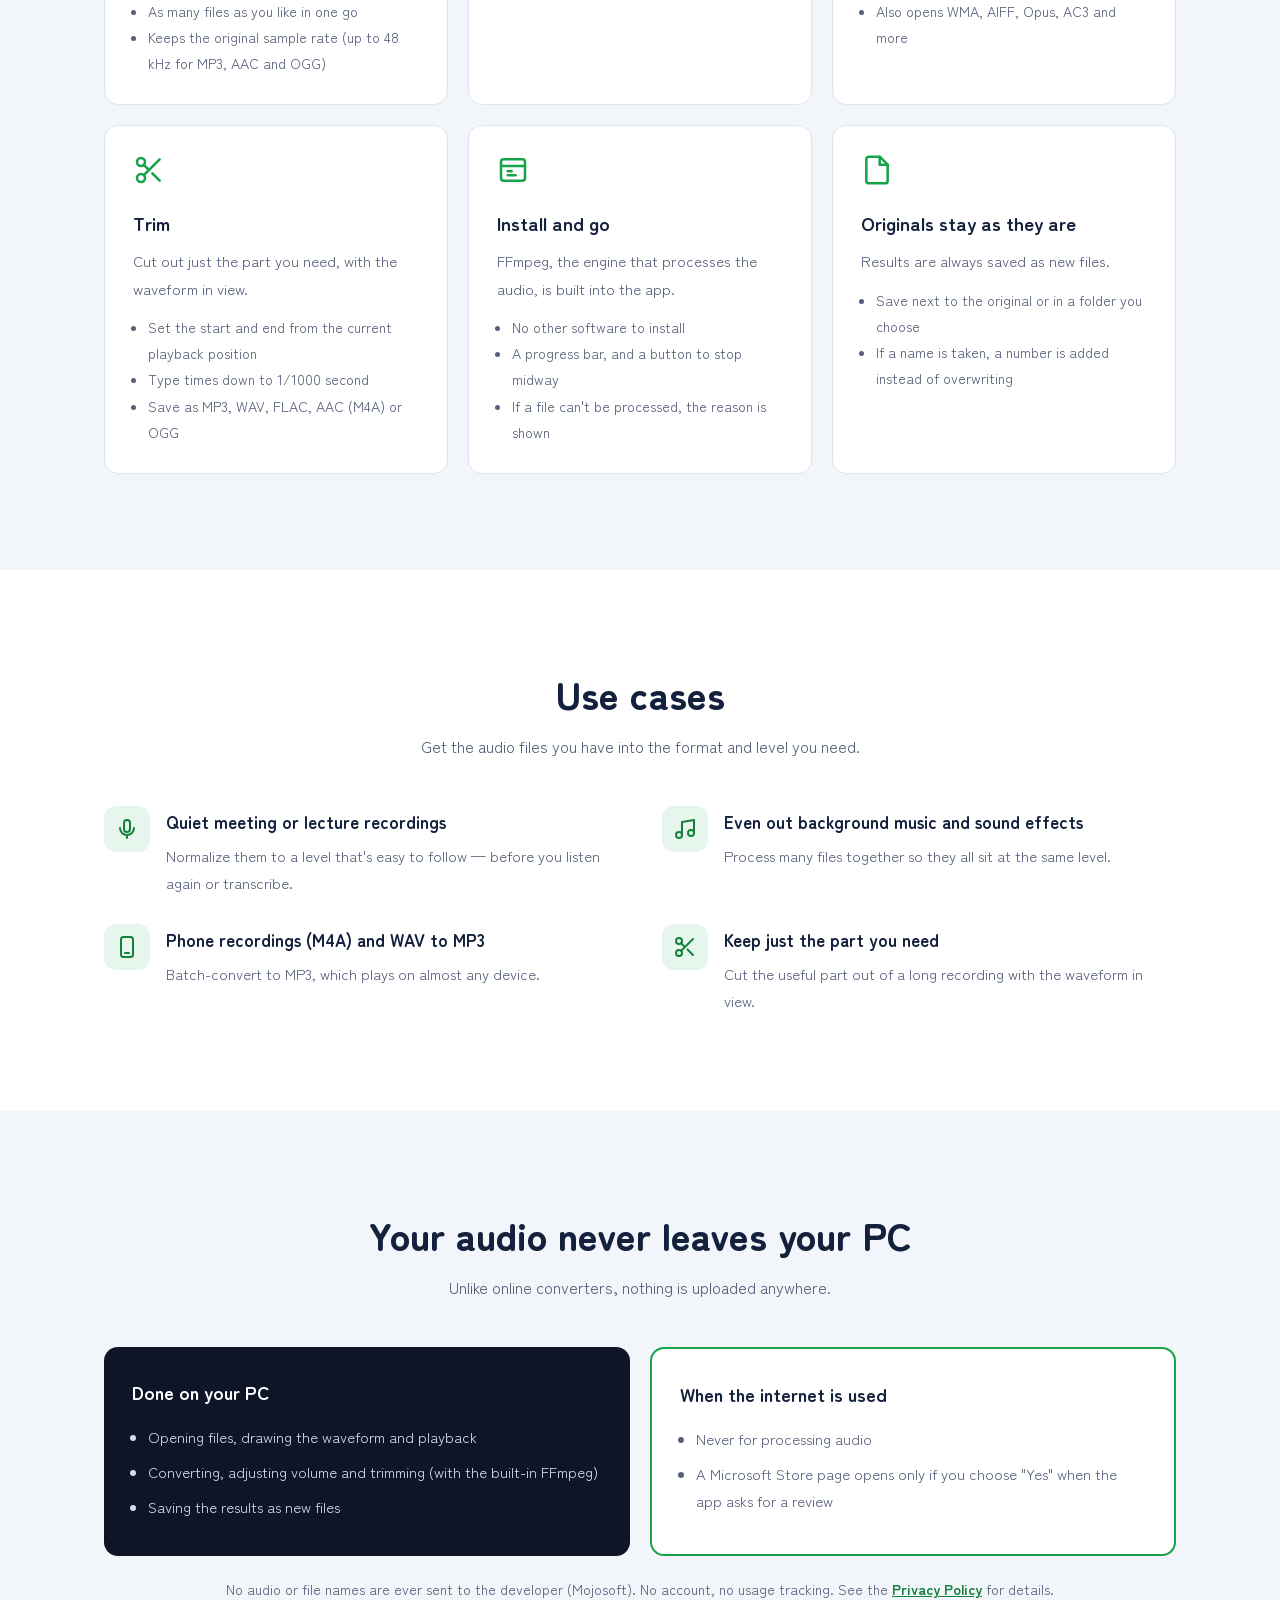
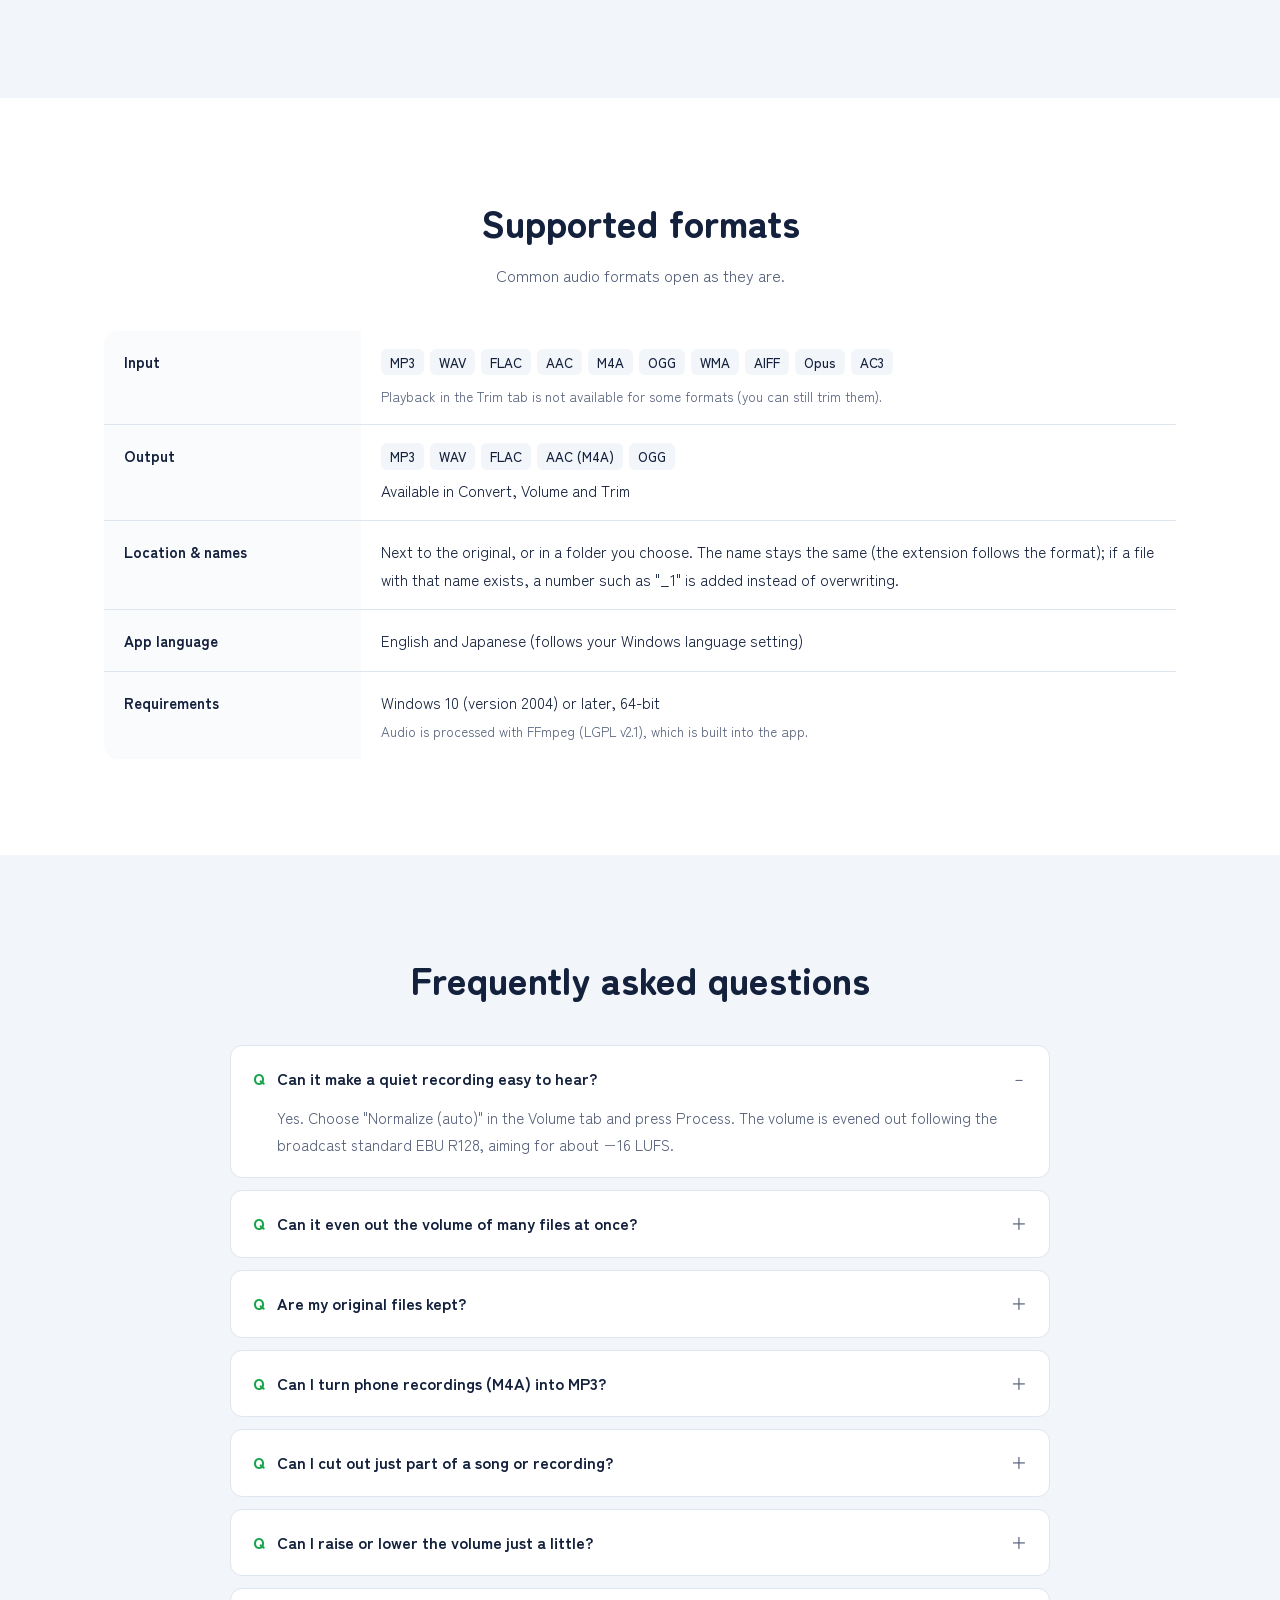
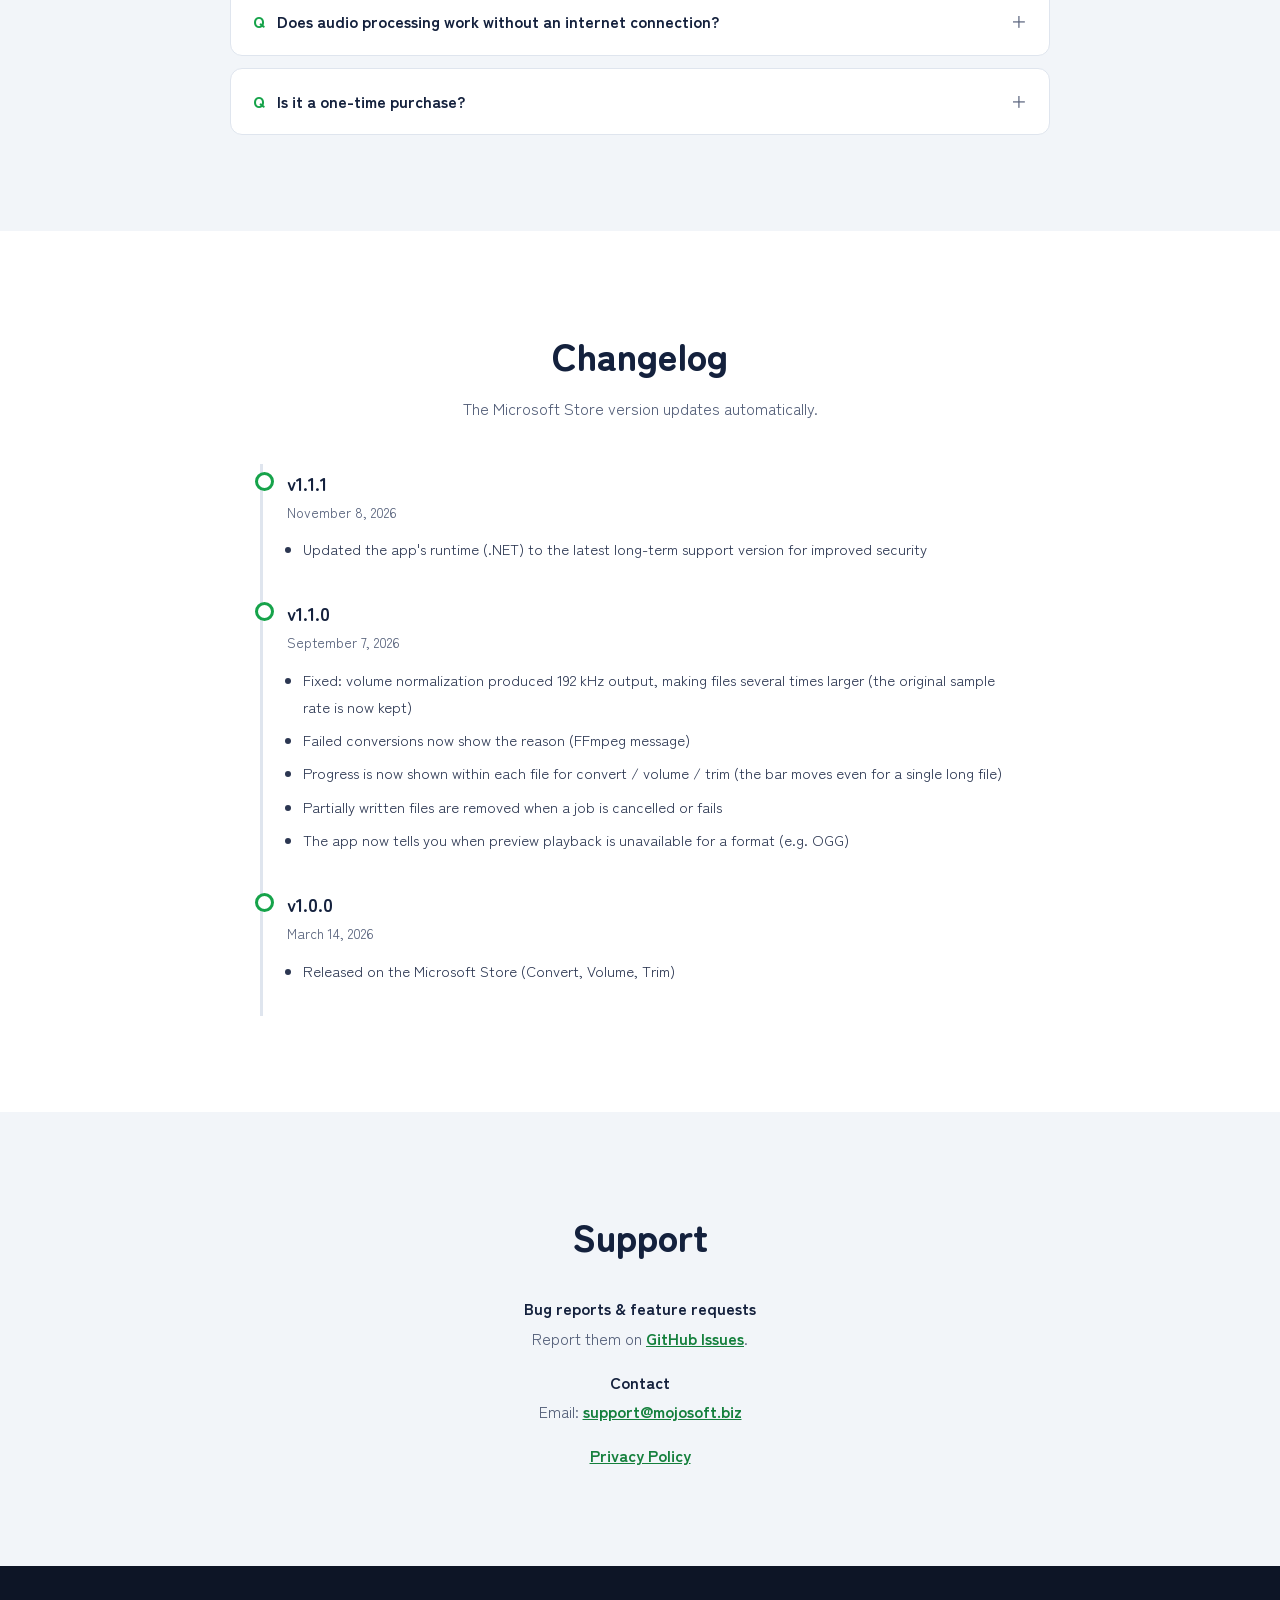
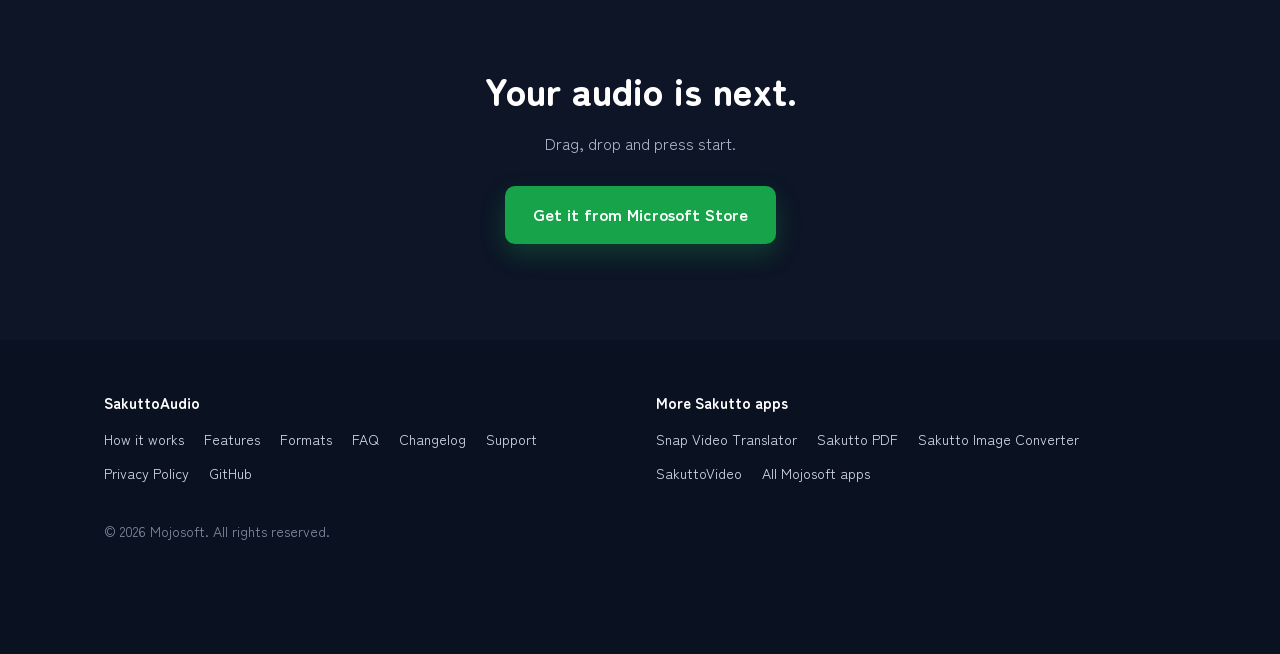
<file: en/index.html>
<!DOCTYPE html>
<html lang="en">
<head>
<meta charset="UTF-8">
<meta name="viewport" content="width=device-width, initial-scale=1.0">
<title>SakuttoAudio | Audio Conversion, Volume &amp; Trimming</title>
<meta name="description" content="Batch-convert audio files, normalize and adjust volume, and trim recordings on Windows. Normalizing brings even a quiet recording up to a comfortable level. Process many files at once. Everything runs on your PC.">
<link rel="icon" type="image/x-icon" href="../favicon.ico">
<link rel="icon" type="image/png" sizes="32x32" href="../favicon-32.png">
<link rel="apple-touch-icon" href="../apple-touch-icon.png">
<link rel="canonical" href="https://mojosoftjp.github.io/sakutto-audioconverter/en/">
<link rel="alternate" href="https://mojosoftjp.github.io/sakutto-audioconverter/" hreflang="ja">
<link rel="alternate" href="https://mojosoftjp.github.io/sakutto-audioconverter/en/" hreflang="en">
<link rel="alternate" href="https://mojosoftjp.github.io/sakutto-audioconverter/" hreflang="x-default">
<meta name="robots" content="index, follow, max-image-preview:large">
<meta property="og:title" content="SakuttoAudio | Audio Conversion, Volume &amp; Trimming">
<meta property="og:description" content="Batch-convert audio files, normalize and adjust volume, and trim recordings on Windows. Normalizing brings even a quiet recording up to a comfortable level. Process many files at once. Everything runs on your PC.">
<meta property="og:url" content="https://mojosoftjp.github.io/sakutto-audioconverter/en/">
<meta property="og:type" content="website">
<meta property="og:site_name" content="Mojosoft">
<meta property="og:locale" content="en_US">
<meta name="twitter:title" content="SakuttoAudio | Audio Conversion, Volume &amp; Trimming">
<meta name="twitter:description" content="Batch-convert audio files, normalize and adjust volume, and trim recordings on Windows. Normalizing brings even a quiet recording up to a comfortable level. Process many files at once. Everything runs on your PC.">
<meta property="og:image" content="https://mojosoftjp.github.io/sakutto-audioconverter/a_en1.png">
<meta name="twitter:image" content="https://mojosoftjp.github.io/sakutto-audioconverter/a_en1.png">
<meta property="og:image:alt" content="SakuttoAudio | Audio Conversion, Volume &amp; Trimming">
<meta name="twitter:image:alt" content="SakuttoAudio | Audio Conversion, Volume &amp; Trimming">
<meta property="og:image:width" content="1272">
<meta property="og:image:height" content="921">
<meta name="twitter:card" content="summary_large_image">
<link rel="preconnect" href="https://fonts.googleapis.com">
<link rel="preconnect" href="https://fonts.gstatic.com" crossorigin>
<link href="https://fonts.googleapis.com/css2?family=Zen+Kaku+Gothic+New:wght@400;500;700&family=Zen+Maru+Gothic:wght@700;900&display=swap" rel="stylesheet">
<link rel="stylesheet" href="../style.css">
<script type="application/ld+json">
{
  "@context": "https://schema.org",
  "@graph": [
    {
      "@type": "SoftwareApplication",
      "@id": "https://mojosoftjp.github.io/sakutto-audioconverter/en/#software",
      "name": "SakuttoAudio",
      "alternateName": "さくっと音声変換",
      "url": "https://mojosoftjp.github.io/sakutto-audioconverter/en/",
      "description": "Batch-convert audio files, normalize and adjust volume, and trim recordings on Windows. Normalizing brings even a quiet recording up to a comfortable level. Process many files at once. Everything runs on your PC.",
      "image": "https://mojosoftjp.github.io/sakutto-audioconverter/a_en1.png",
      "operatingSystem": "Windows",
      "applicationCategory": "MultimediaApplication",
      "inLanguage": "en",
      "sameAs": [
        "https://apps.microsoft.com/detail/9MT5RW1K95DD"
      ],
      "publisher": {
        "@type": "Organization",
        "@id": "https://mojosoft.biz/#organization",
        "name": "Mojosoft",
        "url": "https://mojosoft.biz/"
      }
    },
    {
      "@type": "BreadcrumbList",
      "@id": "https://mojosoftjp.github.io/sakutto-audioconverter/en/#breadcrumb",
      "itemListElement": [
        {
          "@type": "ListItem",
          "position": 1,
          "name": "Mojosoft",
          "item": "https://mojosoft.biz/"
        },
        {
          "@type": "ListItem",
          "position": 2,
          "name": "SakuttoAudio",
          "item": "https://mojosoftjp.github.io/sakutto-audioconverter/en/"
        }
      ]
    },
    {
      "@type": "WebPage",
      "@id": "https://mojosoftjp.github.io/sakutto-audioconverter/en/#webpage",
      "url": "https://mojosoftjp.github.io/sakutto-audioconverter/en/",
      "name": "SakuttoAudio | Audio Conversion, Volume & Trimming",
      "inLanguage": "en",
      "mainEntity": {
        "@id": "https://mojosoftjp.github.io/sakutto-audioconverter/en/#software"
      },
      "breadcrumb": {
        "@id": "https://mojosoftjp.github.io/sakutto-audioconverter/en/#breadcrumb"
      }
    }
  ]
}
</script>
</head>
<body>

<header class="site-header"><div class="wrap">
  <a class="brand" href="./"><img src="../logo-96.png" alt="" width="30" height="30">SakuttoAudio</a>
  <nav class="site-nav" aria-label="On this page">
    <a href="#how">How it works</a><a href="#features">Features</a><a href="#formats">Formats</a><a href="#faq">FAQ</a><a href="#support">Support</a>
  </nav>
  <a class="lang" href="../" hreflang="ja" lang="ja">日本語</a>
  <a class="btn btn-main btn-sm" href="https://apps.microsoft.com/detail/9MT5RW1K95DD?cid=lp-index">Get the app</a>
</div></header>

<main>
<div class="hero"><div class="wrap">
  <h1><span class="eyebrow">SakuttoAudio — for Windows</span>Quiet recordings, <span class="nb"><b>easy to hear</b>.</span></h1>
  <p class="lede">Normalizing brings your recordings to an even, comfortable level. Converting to MP3, WAV, FLAC and more, and trimming with the waveform in view, are in the same app. Everything runs on your PC.</p>

  <div class="result">
    <figure class="result-shot pair">
      <div class="pair-item"><span class="pair-label">Before</span><div class="frame"><img src="../ac_en_before.png" alt="The source file opened in the app's waveform view. The sound is so quiet that the waveform looks almost flat" width="1248" height="355"></div></div>
      <div class="pair-item after"><span class="pair-label">After normalizing</span><div class="frame"><img src="../ac_en_after.png" alt="The normalized file in the same waveform view. The voice now shows a clear, full waveform" width="1248" height="355"></div></div>
      <figcaption>The actual app screen (waveform view in the Trim tab)</figcaption>
    </figure>
    <div class="nums">
      <h2 id="h-demo">A quiet recording, brought up to a comfortable level</h2>
      <p class="nums-src">Both screens show the same recording, before and after processing, opened in the app's waveform view.</p>
      <ol class="nums-steps"><li>Add the file to the Volume tab</li><li>Set the mode to "Normalize (auto)"</li><li>Press "Process"</li></ol>
      <div class="nums-row after"><span>Loudness</span><b>+26<small>dB</small></b></div>
      <p class="nums-note">Loudness −42.2 → −15.9 LUFS (measured with FFmpeg's ebur128). The source is the narration of a 30-second promo video, lowered by 22 dB, then normalized. Normalizing follows the broadcast standard EBU R128 and aims for about −16 LUFS.</p>
    </div>
  </div>

  <div class="ticket">
    <div class="l"><b>Everyday audio chores, in one app.</b><p>Buy it on the Microsoft Store and start right away. No sign-up for the app.</p></div>
    <div class="r">
      <a class="btn btn-main" href="https://apps.microsoft.com/detail/9MT5RW1K95DD?cid=lp-index">Get it from Microsoft Store</a>
      <a class="btn btn-line" href="#features">See what it can do</a>
    </div>
  </div>
  <div class="assure">
    <span><svg viewBox="0 0 24 24"><path d="M5 12l5 5 9-10"/></svg>One-time purchase, no subscription</span>
    <span><svg viewBox="0 0 24 24"><path d="M5 12l5 5 9-10"/></svg>Everything runs on your PC</span>
    <span><svg viewBox="0 0 24 24"><path d="M5 12l5 5 9-10"/></svg>Never overwrites your originals</span>
    <span><svg viewBox="0 0 24 24"><path d="M5 12l5 5 9-10"/></svg>FFmpeg built in, nothing else to install</span>
  </div>
</div></div>

<section id="how"><div class="wrap">
  <h2 class="h2 center">Three steps. That's it.</h2>
  <div class="row">
    <div class="txt"><p class="verb"><small>First</small>Add your audio</p><p>Drag and drop audio files. Convert and Volume handle as many files as you like in one go. Common formats such as MP3, WAV and M4A open as they are.</p></div>
    <div class="frame"><img src="../a_en1.png" alt="Audio files being converted to MP3 in one batch" width="1272" height="921" loading="lazy"></div>
  </div>
  <div class="row">
    <div class="txt"><p class="verb"><small>Next</small>Choose the result</p><p>Pick the format, bitrate and how to adjust the volume. Volume offers "Normalize (auto)" and "Adjust (dB)".</p></div>
    <div class="frame"><img src="../ac_en_volume.png" alt="The Volume tab with Normalize (auto) selected, after processing" width="1272" height="921" loading="lazy"></div>
  </div>
  <div class="row">
    <div class="txt"><p class="verb"><small>Then</small>Press start</p><p>Results are saved as new files, so your originals stay untouched. When trimming, set the start and end with the waveform in view.</p></div>
    <div class="frame"><img src="../a_en3.png" alt="Setting the start and end on the waveform before trimming" width="1272" height="921" loading="lazy"></div>
  </div>
</div></section>

<section id="features" class="soft"><div class="wrap">
  <div class="center"><h2 class="h2">Every quick audio fix, in one app.</h2><p class="sub">Three everyday tasks — just switch tabs.</p></div>
  <div class="features three">
    <div class="feature"><svg viewBox="0 0 24 24"><path d="M2 12h3l2-6 3 12 3-9 2 5 2-2h5"/></svg><h3>Even out the volume (normalize)</h3><p>Bring recordings that are too quiet or too loud to a comfortable level.</p><ul><li>Follows the broadcast standard EBU R128, aiming for about −16 LUFS</li><li>As many files as you like in one go</li><li>Keeps the original sample rate (up to 48 kHz for MP3, AAC and OGG)</li></ul></div>
    <div class="feature"><svg viewBox="0 0 24 24"><path d="M11 5L6 9H2v6h4l5 4V5z"/><path d="M15.5 8.5a5 5 0 0 1 0 7M19 5a10 10 0 0 1 0 14"/></svg><h3>Turn it up or down</h3><p>Raise or lower the volume by exactly as many dB as you want.</p><ul><li>−20 to +20 dB with a slider</li><li>The same change for many files at once</li></ul></div>
    <div class="feature"><svg viewBox="0 0 24 24"><path d="M4 7h11l-3-3M20 17H9l3 3"/></svg><h3>Convert formats</h3><p>Convert to MP3, WAV, FLAC, AAC (M4A) or OGG — many files at once.</p><ul><li>Bitrate (128, 192, 256, 320 kbps)</li><li>Sample rate (original, 44.1 or 48 kHz)</li><li>Also opens WMA, AIFF, Opus, AC3 and more</li></ul></div>
    <div class="feature"><svg viewBox="0 0 24 24"><circle cx="6" cy="6" r="3"/><circle cx="6" cy="18" r="3"/><path d="M20 4L8.1 15.9M14.5 14.5L20 20M8.1 8.1L12 12"/></svg><h3>Trim</h3><p>Cut out just the part you need, with the waveform in view.</p><ul><li>Set the start and end from the current playback position</li><li>Type times down to 1/1000 second</li><li>Save as MP3, WAV, FLAC, AAC (M4A) or OGG</li></ul></div>
    <div class="feature"><svg viewBox="0 0 24 24"><rect x="3" y="4" width="18" height="16" rx="2"/><path d="M3 9h18M8 13h3M8 16h6"/></svg><h3>Install and go</h3><p>FFmpeg, the engine that processes the audio, is built into the app.</p><ul><li>No other software to install</li><li>A progress bar, and a button to stop midway</li><li>If a file can't be processed, the reason is shown</li></ul></div>
    <div class="feature"><svg viewBox="0 0 24 24"><path d="M14 2H6a2 2 0 0 0-2 2v16a2 2 0 0 0 2 2h12a2 2 0 0 0 2-2V8z"/><path d="M14 2v6h6"/></svg><h3>Originals stay as they are</h3><p>Results are always saved as new files.</p><ul><li>Save next to the original or in a folder you choose</li><li>If a name is taken, a number is added instead of overwriting</li></ul></div>
  </div>
</div></section>

<section id="use-cases"><div class="wrap">
  <div class="center"><h2 class="h2">Use cases</h2><p class="sub">Get the audio files you have into the format and level you need.</p></div>
  <div class="cases">
    <div class="case"><div class="ic"><svg viewBox="0 0 24 24"><path d="M12 3a3 3 0 0 0-3 3v6a3 3 0 0 0 6 0V6a3 3 0 0 0-3-3z"/><path d="M5 11a7 7 0 0 0 14 0M12 18v3"/></svg></div><div><h3>Quiet meeting or lecture recordings</h3><p>Normalize them to a level that's easy to follow — before you listen again or transcribe.</p></div></div>
    <div class="case"><div class="ic"><svg viewBox="0 0 24 24"><path d="M9 18V5l12-2v13"/><circle cx="6" cy="18" r="3"/><circle cx="18" cy="16" r="3"/></svg></div><div><h3>Even out background music and sound effects</h3><p>Process many files together so they all sit at the same level.</p></div></div>
    <div class="case"><div class="ic"><svg viewBox="0 0 24 24"><rect x="6" y="2" width="12" height="20" rx="2.5"/><path d="M10 18h4"/></svg></div><div><h3>Phone recordings (M4A) and WAV to MP3</h3><p>Batch-convert to MP3, which plays on almost any device.</p></div></div>
    <div class="case"><div class="ic"><svg viewBox="0 0 24 24"><circle cx="6" cy="6" r="3"/><circle cx="6" cy="18" r="3"/><path d="M20 4L8.1 15.9M14.5 14.5L20 20M8.1 8.1L12 12"/></svg></div><div><h3>Keep just the part you need</h3><p>Cut the useful part out of a long recording with the waveform in view.</p></div></div>
  </div>
</div></section>

<section id="data-flow" class="soft"><div class="wrap">
  <div class="center"><h2 class="h2">Your audio never leaves your PC</h2><p class="sub">Unlike online converters, nothing is uploaded anywhere.</p></div>
  <div class="flow">
    <div class="pc"><h3>Done on your PC</h3><ul><li>Opening files, drawing the waveform and playback</li><li>Converting, adjusting volume and trimming (with the built-in FFmpeg)</li><li>Saving the results as new files</li></ul></div>
    <div class="net"><h3>When the internet is used</h3><ul><li>Never for processing audio</li><li>A Microsoft Store page opens only if you choose "Yes" when the app asks for a review</li></ul></div>
  </div>
  <p class="flow-note center">No audio or file names are ever sent to the developer (Mojosoft). No account, no usage tracking. See the <a href="../privacy.html?lang=en">Privacy Policy</a> for details.</p>
</div></section>

<section id="formats"><div class="wrap">
  <div class="center"><h2 class="h2">Supported formats</h2><p class="sub">Common audio formats open as they are.</p></div>
  <table class="spec">
    <tr><th scope="row">Input</th><td><span>MP3</span><span>WAV</span><span>FLAC</span><span>AAC</span><span>M4A</span><span>OGG</span><span>WMA</span><span>AIFF</span><span>Opus</span><span>AC3</span><small>Playback in the Trim tab is not available for some formats (you can still trim them).</small></td></tr>
    <tr><th scope="row">Output</th><td><span>MP3</span><span>WAV</span><span>FLAC</span><span>AAC (M4A)</span><span>OGG</span><br>Available in Convert, Volume and Trim</td></tr>
    <tr><th scope="row">Location &amp; names</th><td>Next to the original, or in a folder you choose. The name stays the same (the extension follows the format); if a file with that name exists, a number such as "_1" is added instead of overwriting.</td></tr>
    <tr><th scope="row">App language</th><td>English and Japanese (follows your Windows language setting)</td></tr>
    <tr><th scope="row">Requirements</th><td>Windows 10 (version 2004) or later, 64-bit<small>Audio is processed with FFmpeg (LGPL v2.1), which is built into the app.</small></td></tr>
  </table>
</div></section>

<section id="faq" class="soft"><div class="wrap">
  <h2 class="h2 center">Frequently asked questions</h2>
  <div class="faq">
    <details open><summary>Can it make a quiet recording easy to hear?</summary><p>Yes. Choose "Normalize (auto)" in the Volume tab and press Process. The volume is evened out following the broadcast standard EBU R128, aiming for about −16 LUFS.</p></details>
    <details><summary>Can it even out the volume of many files at once?</summary><p>Yes. Add the files together and they are processed one after another automatically.</p></details>
    <details><summary>Are my original files kept?</summary><p>Yes. Results are always saved as new files. If a file with the same name exists, a number is added, so nothing is overwritten.</p></details>
    <details><summary>Can I turn phone recordings (M4A) into MP3?</summary><p>Yes. Choose MP3 in the Convert tab to convert them in one go.</p></details>
    <details><summary>Can I cut out just part of a song or recording?</summary><p>Yes. In the Trim tab, set the start and end with the waveform in view, then trim.</p></details>
    <details><summary>Can I raise or lower the volume just a little?</summary><p>Yes. "Adjust (dB)" lets you set anything from −20 to +20 dB.</p></details>
    <details><summary>Does audio processing work without an internet connection?</summary><p>Yes. Converting and adjusting volume happen on your PC with the FFmpeg built into the app.</p></details>
    <details><summary>Is it a one-time purchase?</summary><p>Yes. Buy it once on the Microsoft Store and keep using it with no monthly fee.</p></details>
  </div>
</div></section>

<section id="changelog"><div class="wrap">
  <div class="center"><h2 class="h2">Changelog</h2><p class="sub">The Microsoft Store version updates automatically.</p></div>
  <div class="log">
    <article>
      <h3>v1.1.1</h3><time datetime="2026-11-08">November 8, 2026</time>
      <ul>
        <li>Updated the app's runtime (.NET) to the latest long-term support version for improved security</li>
      </ul>
    </article>
    <article>
      <h3>v1.1.0</h3><time datetime="2026-09-07">September 7, 2026</time>
      <ul>
        <li>Fixed: volume normalization produced 192 kHz output, making files several times larger (the original sample rate is now kept)</li>
        <li>Failed conversions now show the reason (FFmpeg message)</li>
        <li>Progress is now shown within each file for convert / volume / trim (the bar moves even for a single long file)</li>
        <li>Partially written files are removed when a job is cancelled or fails</li>
        <li>The app now tells you when preview playback is unavailable for a format (e.g. OGG)</li>
      </ul>
    </article>
    <article>
      <h3>v1.0.0</h3><time datetime="2026-03-14">March 14, 2026</time>
      <ul><li>Released on the Microsoft Store (Convert, Volume, Trim)</li></ul>
    </article>
  </div>
</div></section>

<section id="support" class="soft"><div class="wrap">
  <h2 class="h2 center">Support</h2>
  <div class="support">
    <p><b>Bug reports &amp; feature requests</b><br>Report them on <a href="https://github.com/mojosoftjp/sakutto-audioconverter/issues">GitHub Issues</a>.</p>
    <p><b>Contact</b><br>Email: <a href="mailto:support@mojosoft.biz">support@mojosoft.biz</a></p>
    <p><a href="../privacy.html?lang=en">Privacy Policy</a></p>
  </div>
</div></section>
</main>

<div class="band final on-dark"><div class="wrap">
  <h2 class="h2">Your audio is next.</h2>
  <p>Drag, drop and press start.</p>
  <div class="btns">
    <a class="btn btn-main" href="https://apps.microsoft.com/detail/9MT5RW1K95DD?cid=lp-index">Get it from Microsoft Store</a>
  </div>
</div></div>

<footer class="site-footer"><div class="wrap">
  <div class="foot-grid">
    <div><h4>SakuttoAudio</h4><div class="foot-links"><a href="#how">How it works</a><a href="#features">Features</a><a href="#formats">Formats</a><a href="#faq">FAQ</a><a href="#changelog">Changelog</a><a href="#support">Support</a><a href="../privacy.html?lang=en">Privacy Policy</a><a href="https://github.com/mojosoftjp/sakutto-audioconverter">GitHub</a></div></div>
    <div><h4>More Sakutto apps</h4><div class="foot-links"><a href="https://mojosoftjp.github.io/sakutto-videotranslator/en/">Snap Video Translator</a><a href="https://mojosoftjp.github.io/sakutto-pdf/en/">Sakutto PDF</a><a href="https://mojosoftjp.github.io/sakutto-imageconverter/en/">Sakutto Image Converter</a><a href="https://mojosoftjp.github.io/sakutto-videoconverter/en/">SakuttoVideo</a><a href="https://mojosoftjp.github.io/en/">All Mojosoft apps</a></div></div>
  </div>
  <p class="copyright">&copy; 2026 Mojosoft. All rights reserved.</p>
</div></footer>

<div class="sticky-cta">
  <a class="btn btn-main" href="https://apps.microsoft.com/detail/9MT5RW1K95DD?cid=lp-index">Get it from Microsoft Store</a>
</div>
</body>
</html>
</file>
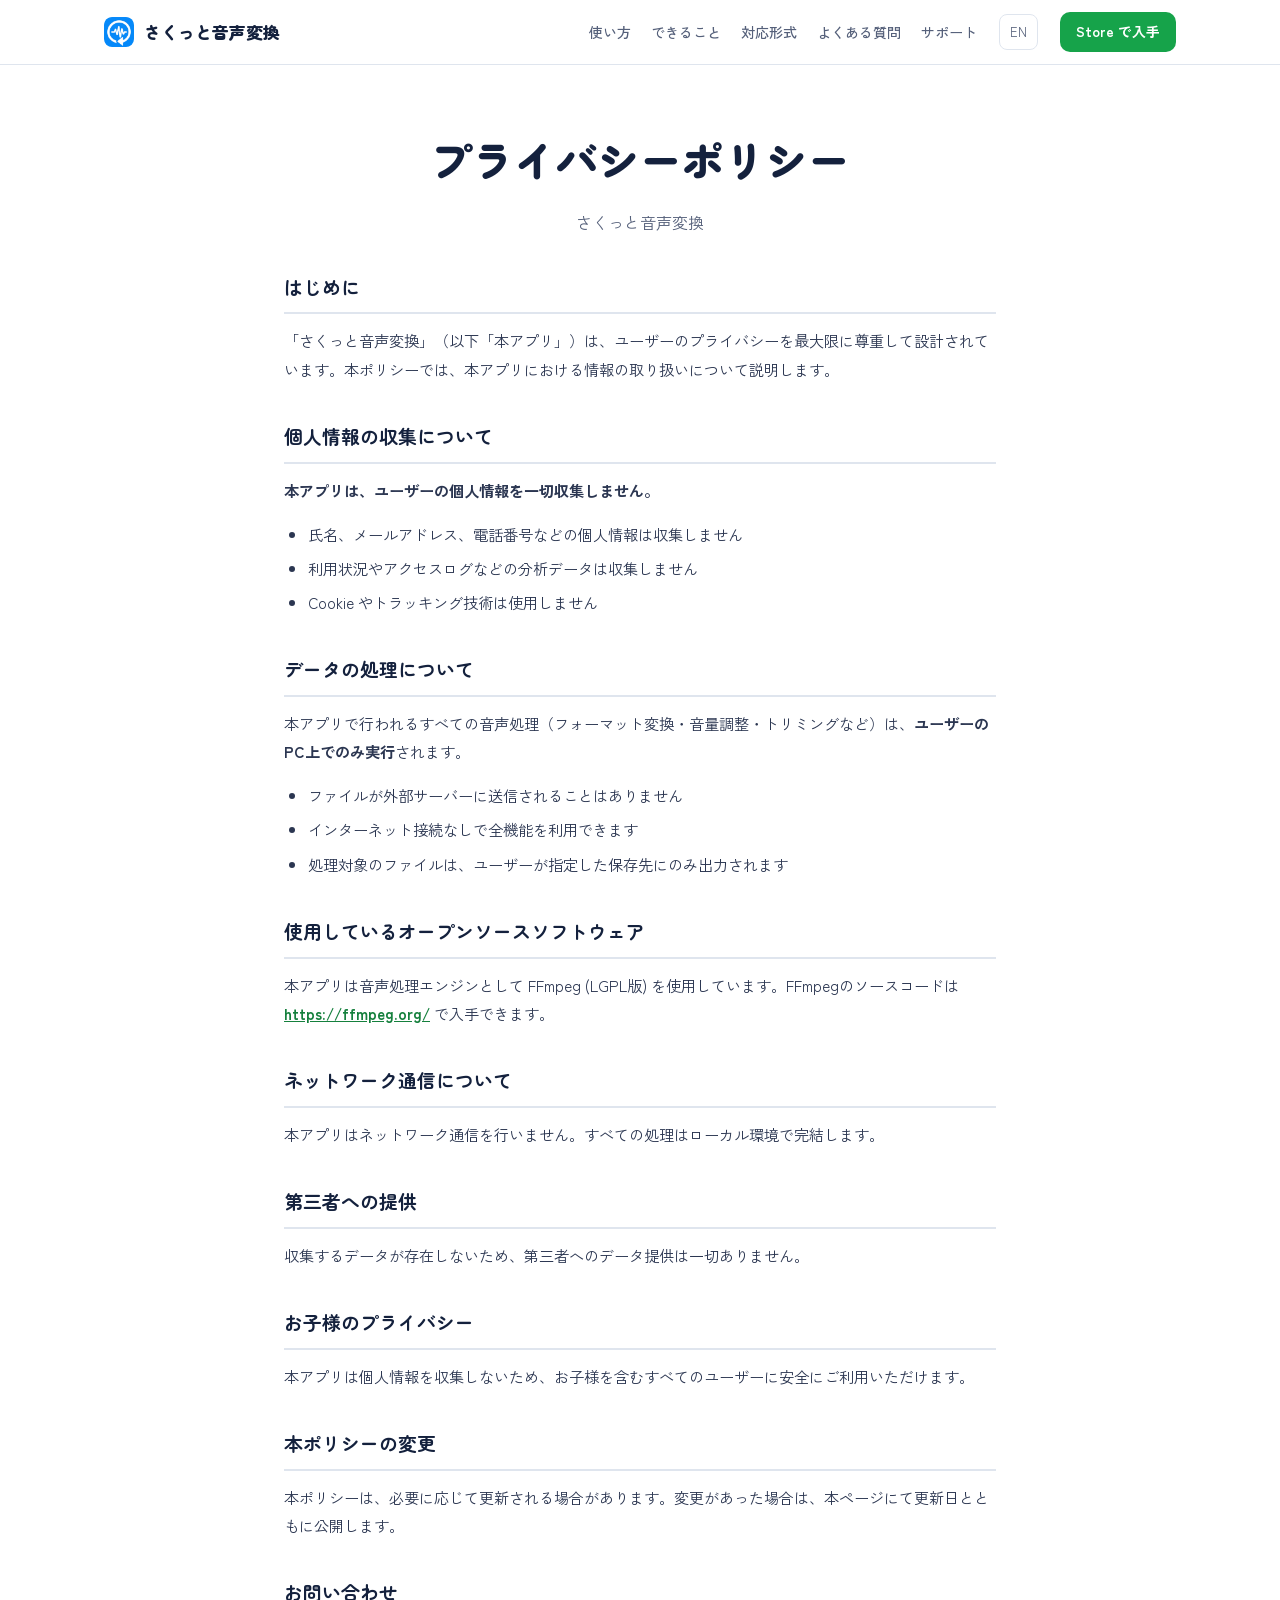
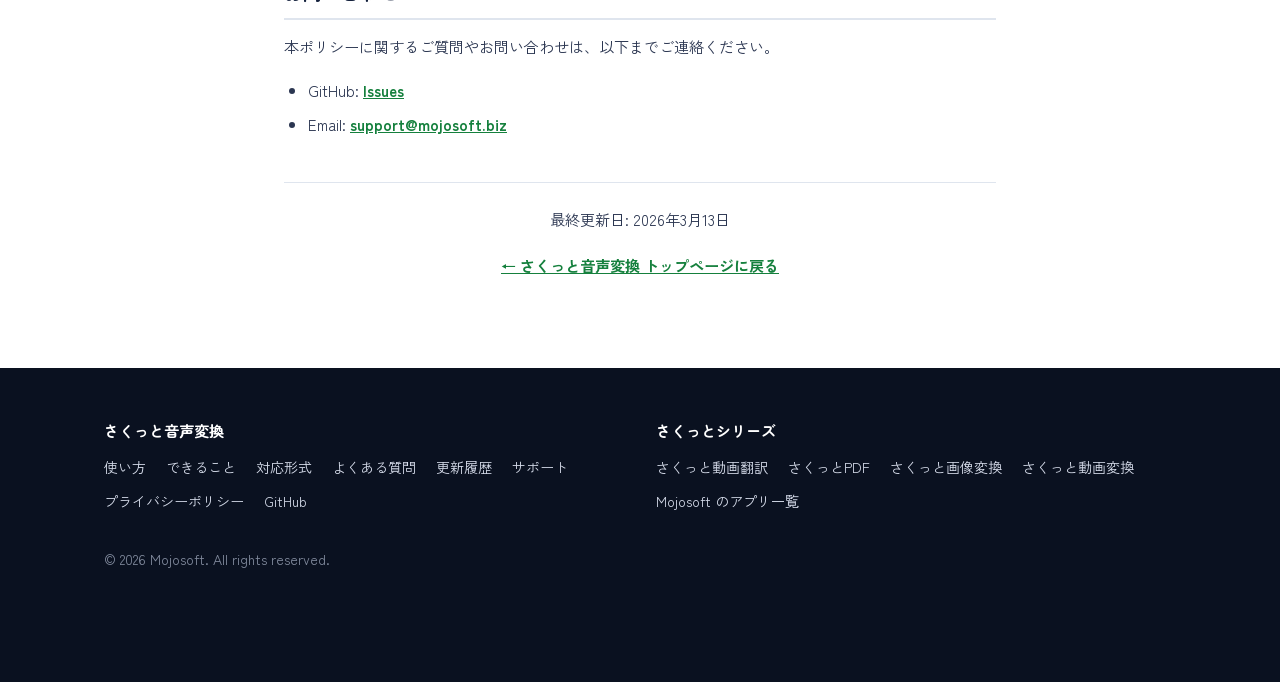
<file: privacy.html>
<!DOCTYPE html>
<html lang="ja">
<head>
<meta charset="UTF-8">
<meta name="viewport" content="width=device-width, initial-scale=1.0">
<title>プライバシーポリシー - さくっと音声変換</title>
<link rel="icon" type="image/x-icon" href="favicon.ico">
<link rel="icon" type="image/png" sizes="32x32" href="favicon-32.png">
<link rel="apple-touch-icon" href="apple-touch-icon.png">
<link rel="preconnect" href="https://fonts.googleapis.com">
<link rel="preconnect" href="https://fonts.gstatic.com" crossorigin>
<link href="https://fonts.googleapis.com/css2?family=Zen+Kaku+Gothic+New:wght@400;500;700&family=Zen+Maru+Gothic:wght@700;900&display=swap" rel="stylesheet">
<link rel="stylesheet" href="style.css">
<style>
/* bilingual page: the language switch hides the other language (needed by toggleLang) */
[data-lang="ja"] .en,[data-lang="en"] .ja{display:none!important}
.site-header .lang{background:none;font:inherit;font-size:.82rem;cursor:pointer}
.page-head .lead{max-width:40em;margin:10px auto 0;color:var(--sub)}

.container{max-width:760px;margin:0 auto;padding:24px 24px 72px}
.container h2{font-family:var(--round);font-size:1.18rem;margin:36px 0 12px;padding-bottom:8px;border-bottom:2px solid var(--line)}
.container h2:first-of-type{margin-top:0}
.container p,.container ul{margin-bottom:16px;font-size:.95rem;color:#2b3651}
.container ul{padding-left:24px}
.container li{margin-bottom:6px}
.updated{text-align:center;color:var(--sub);font-size:.86rem;margin-top:44px;padding-top:22px;border-top:1px solid var(--line)}
.back{display:block;text-align:center;margin-top:18px}
</style>
  <link rel="canonical" href="https://mojosoftjp.github.io/sakutto-audioconverter/privacy.html">
  <meta name="description" content="さくっと音声変換のプライバシーポリシー。個人情報とアプリ利用時のデータの取り扱いについてご案内します。">
  <meta name="robots" content="index, follow, max-image-preview:large">
  <meta property="og:title" content="プライバシーポリシー - さくっと音声変換">
  <meta property="og:description" content="さくっと音声変換のプライバシーポリシー。個人情報とアプリ利用時のデータの取り扱いについてご案内します。">
  <meta property="og:url" content="https://mojosoftjp.github.io/sakutto-audioconverter/privacy.html">
  <meta property="og:type" content="website">
  <meta property="og:site_name" content="Mojosoft">
  <meta property="og:locale" content="ja_JP">
  <meta name="twitter:title" content="プライバシーポリシー - さくっと音声変換">
  <meta name="twitter:description" content="さくっと音声変換のプライバシーポリシー。個人情報とアプリ利用時のデータの取り扱いについてご案内します。">
  <meta property="og:image" content="https://mojosoftjp.github.io/sakutto-audioconverter/a1.png">
  <meta name="twitter:image" content="https://mojosoftjp.github.io/sakutto-audioconverter/a1.png">
  <meta property="og:image:alt" content="プライバシーポリシー - さくっと音声変換">
  <meta name="twitter:image:alt" content="プライバシーポリシー - さくっと音声変換">
  <meta property="og:image:width" content="1272">
  <meta property="og:image:height" content="921">
  <meta name="twitter:card" content="summary_large_image">
</head>
<body data-lang="ja">

<header class="site-header"><div class="wrap">
  <a class="brand ja" href="index.html"><img src="logo-96.png" alt="" width="30" height="30">さくっと音声変換</a>
  <a class="brand en" href="en/"><img src="logo-96.png" alt="" width="30" height="30">SakuttoAudio</a>
  <nav class="site-nav ja" aria-label="サイト内">
    <a href="index.html#how">使い方</a><a href="index.html#features">できること</a><a href="index.html#formats">対応形式</a><a href="index.html#faq">よくある質問</a><a href="index.html#support">サポート</a>
  </nav>
  <nav class="site-nav en" aria-label="Site">
    <a href="en/#how">How it works</a><a href="en/#features">Features</a><a href="en/#formats">Formats</a><a href="en/#faq">FAQ</a><a href="en/#support">Support</a>
  </nav>
  <button type="button" class="lang" onclick="toggleLang()"><span class="ja" lang="en">EN</span><span class="en" lang="ja">日本語</span></button>
  <a class="btn btn-main btn-sm" href="https://apps.microsoft.com/detail/9MT5RW1K95DD?cid=lp-index"><span class="ja">Store で入手</span><span class="en">Get the app</span></a>
</div></header>

<div class="page-head"><div class="wrap">
  <h1><span class="ja">プライバシーポリシー</span><span class="en">Privacy Policy</span></h1>
  <p class="lead"><span class="ja">さくっと音声変換</span><span class="en">SakuttoAudio</span></p>
</div></div>

<div class="container">

<!-- Japanese -->
<div class="ja">
<h2>はじめに</h2>
<p>「さくっと音声変換」（以下「本アプリ」）は、ユーザーのプライバシーを最大限に尊重して設計されています。本ポリシーでは、本アプリにおける情報の取り扱いについて説明します。</p>

<h2>個人情報の収集について</h2>
<p><strong>本アプリは、ユーザーの個人情報を一切収集しません。</strong></p>
<ul>
  <li>氏名、メールアドレス、電話番号などの個人情報は収集しません</li>
  <li>利用状況やアクセスログなどの分析データは収集しません</li>
  <li>Cookie やトラッキング技術は使用しません</li>
</ul>

<h2>データの処理について</h2>
<p>本アプリで行われるすべての音声処理（フォーマット変換・音量調整・トリミングなど）は、<strong>ユーザーのPC上でのみ実行</strong>されます。</p>
<ul>
  <li>ファイルが外部サーバーに送信されることはありません</li>
  <li>インターネット接続なしで全機能を利用できます</li>
  <li>処理対象のファイルは、ユーザーが指定した保存先にのみ出力されます</li>
</ul>

<h2>使用しているオープンソースソフトウェア</h2>
<p>本アプリは音声処理エンジンとして FFmpeg (LGPL版) を使用しています。FFmpegのソースコードは <a href="https://ffmpeg.org/">https://ffmpeg.org/</a> で入手できます。</p>

<h2>ネットワーク通信について</h2>
<p>本アプリはネットワーク通信を行いません。すべての処理はローカル環境で完結します。</p>

<h2>第三者への提供</h2>
<p>収集するデータが存在しないため、第三者へのデータ提供は一切ありません。</p>

<h2>お子様のプライバシー</h2>
<p>本アプリは個人情報を収集しないため、お子様を含むすべてのユーザーに安全にご利用いただけます。</p>

<h2>本ポリシーの変更</h2>
<p>本ポリシーは、必要に応じて更新される場合があります。変更があった場合は、本ページにて更新日とともに公開します。</p>

<h2>お問い合わせ</h2>
<p>本ポリシーに関するご質問やお問い合わせは、以下までご連絡ください。</p>
<ul>
  <li>GitHub: <a href="https://github.com/mojosoftjp/sakutto-audioconverter/issues">Issues</a></li>
  <li>Email: <a href="mailto:support@mojosoft.biz">support@mojosoft.biz</a></li>
</ul>

<p class="updated">最終更新日: 2026年3月13日</p>
<p class="back"><a href="index.html">&larr; さくっと音声変換 トップページに戻る</a></p>
</div>

<!-- English -->
<div class="en">
<h2>Introduction</h2>
<p>"SakuttoAudio" (hereinafter "the App") is designed with the utmost respect for user privacy. This policy explains how information is handled within the App.</p>

<h2>Collection of Personal Information</h2>
<p><strong>This App does not collect any personal information.</strong></p>
<ul>
  <li>No personal data such as names, email addresses, or phone numbers is collected</li>
  <li>No usage analytics or access logs are collected</li>
  <li>No cookies or tracking technologies are used</li>
</ul>

<h2>Data Processing</h2>
<p>All audio processing performed by the App (format conversion, volume adjustment, trimming, etc.) is <strong>executed entirely on the user's PC</strong>.</p>
<ul>
  <li>Files are never sent to external servers</li>
  <li>All features work without an internet connection</li>
  <li>Processed files are saved only to the location specified by the user</li>
</ul>

<h2>Open Source Software Used</h2>
<p>This App uses FFmpeg (LGPL version) as its audio processing engine. FFmpeg source code is available at <a href="https://ffmpeg.org/">https://ffmpeg.org/</a>.</p>

<h2>Network Communication</h2>
<p>This App does not perform any network communication. All processing is completed locally.</p>

<h2>Third-Party Sharing</h2>
<p>Since no data is collected, there is no data sharing with third parties.</p>

<h2>Children's Privacy</h2>
<p>Since the App does not collect personal information, it is safe for all users, including children.</p>

<h2>Changes to This Policy</h2>
<p>This policy may be updated as needed. Any changes will be published on this page with the updated date.</p>

<h2>Contact</h2>
<p>For questions or inquiries about this policy, please contact us at:</p>
<ul>
  <li>GitHub: <a href="https://github.com/mojosoftjp/sakutto-audioconverter/issues">Issues</a></li>
  <li>Email: <a href="mailto:support@mojosoft.biz">support@mojosoft.biz</a></li>
</ul>

<p class="updated">Last updated: March 13, 2026</p>
<p class="back"><a href="index.html">&larr; Back to SakuttoAudio Home</a></p>
</div>

</div>

<footer class="site-footer"><div class="wrap">
  <div class="foot-grid">
    <div><h4><span class="ja">さくっと音声変換</span><span class="en">SakuttoAudio</span></h4>
      <div class="foot-links ja"><a href="index.html#how">使い方</a><a href="index.html#features">できること</a><a href="index.html#formats">対応形式</a><a href="index.html#faq">よくある質問</a><a href="index.html#changelog">更新履歴</a><a href="index.html#support">サポート</a><a href="privacy.html">プライバシーポリシー</a><a href="https://github.com/mojosoftjp/sakutto-audioconverter">GitHub</a></div>
      <div class="foot-links en"><a href="en/#how">How it works</a><a href="en/#features">Features</a><a href="en/#formats">Formats</a><a href="en/#faq">FAQ</a><a href="en/#changelog">Changelog</a><a href="en/#support">Support</a><a href="privacy.html?lang=en">Privacy Policy</a><a href="https://github.com/mojosoftjp/sakutto-audioconverter">GitHub</a></div>
    </div>
    <div><h4><span class="ja">さくっとシリーズ</span><span class="en">More Sakutto apps</span></h4>
      <div class="foot-links ja"><a href="https://mojosoftjp.github.io/sakutto-videotranslator/">さくっと動画翻訳</a><a href="https://mojosoftjp.github.io/sakutto-pdf/">さくっとPDF</a><a href="https://mojosoftjp.github.io/sakutto-imageconverter/">さくっと画像変換</a><a href="https://mojosoftjp.github.io/sakutto-videoconverter/">さくっと動画変換</a><a href="https://mojosoftjp.github.io/">Mojosoft のアプリ一覧</a></div>
      <div class="foot-links en"><a href="https://mojosoftjp.github.io/sakutto-videotranslator/en/">Snap Video Translator</a><a href="https://mojosoftjp.github.io/sakutto-pdf/en/">Sakutto PDF</a><a href="https://mojosoftjp.github.io/sakutto-imageconverter/en/">Sakutto Image Converter</a><a href="https://mojosoftjp.github.io/sakutto-videoconverter/en/">SakuttoVideo</a><a href="https://mojosoftjp.github.io/en/">All Mojosoft apps</a></div>
    </div>
  </div>
  <p class="copyright">&copy; 2026 Mojosoft. All rights reserved.</p>
</div></footer>

<script>
function setLang(lang) {
  document.body.setAttribute('data-lang', lang);
  document.documentElement.lang = lang === 'ja' ? 'ja' : 'en';
  document.title = lang === 'ja'
    ? 'プライバシーポリシー - さくっと音声変換'
    : 'Privacy Policy - SakuttoAudio';
  localStorage.setItem('sakutto-aud-lang', lang);
}
function toggleLang() {
  var cur = document.body.getAttribute('data-lang');
  setLang(cur === 'ja' ? 'en' : 'ja');
}
(function() {
  // ?lang= (links from the English pages) > the visitor's own earlier choice.
  // No automatic switch by browser language: the page stays Japanese by default
  // so search engines index it as the Japanese page.
  var p = (new URLSearchParams(window.location.search).get('lang') || '').toLowerCase();
  if (p === 'ja' || p === 'en') { setLang(p); return; }
  var saved = localStorage.getItem('sakutto-aud-lang');
  if (saved === 'ja' || saved === 'en') setLang(saved);
})();
</script>

</body>
</html>
</file>
<file: style.css>
/* さくっと音声変換 LP — D design (light base, dark "screen" frames), same system as さくっと動画翻訳. Shared by / and /en/. */
:root{
  --bg:#ffffff; --panel:#f2f5f9; --ink:#14213d; --sub:#55607a; --line:#dfe5ee;
  --accent:#16a34a; --accent-dark:#15803d; --accent-soft:#e7f6ec; --accent-glow:rgba(22,163,74,.28); --accent-glow2:rgba(22,163,74,.34);
  --deep:#0d1526; --deep2:#16213a; --deep-sub:#aab4c8;
  --round:"Zen Maru Gothic","Hiragino Maru Gothic ProN","Meiryo",sans-serif;
  --body:"Zen Kaku Gothic New","Hiragino Sans","Meiryo",sans-serif;
  --radius:14px;
}
*{box-sizing:border-box;margin:0;padding:0}
html{scroll-behavior:smooth}
body{background:var(--bg);color:var(--ink);font-family:var(--body);line-height:1.85;-webkit-font-smoothing:antialiased}
img{max-width:100%;height:auto;display:block}
a{color:inherit}
p a,li a,.link{color:var(--accent-dark);font-weight:700}
.wrap{max-width:1120px;margin:0 auto;padding:0 24px}
.center{text-align:center}

/* buttons */
.btn{display:inline-flex;align-items:center;justify-content:center;gap:10px;text-decoration:none;font-weight:700;border-radius:10px;transition:transform .15s ease,box-shadow .15s ease,background .15s ease;line-height:1.4;text-align:center}
.btn-main{background:var(--accent);color:#fff;padding:17px 28px;font-size:1.04rem;box-shadow:0 10px 24px var(--accent-glow)}
.btn-main:hover{background:var(--accent-dark);transform:translateY(-2px);box-shadow:0 14px 30px var(--accent-glow2)}
.btn-line{border:2px solid var(--ink);color:var(--ink);padding:15px 22px;font-size:.96rem}
.btn-line:hover{background:var(--ink);color:#fff}
.on-dark .btn-line{border-color:#fff;color:#fff}
.on-dark .btn-line:hover{background:#fff;color:var(--ink)}
.btn-sm{padding:10px 16px;font-size:.86rem;box-shadow:none}
.btn small{font-weight:500;opacity:.9;font-size:.82em}
.btn svg{width:18px;height:18px;flex-shrink:0}

/* header */
.site-header{position:sticky;top:0;z-index:40;background:rgba(255,255,255,.94);backdrop-filter:saturate(160%) blur(10px);border-bottom:1px solid var(--line)}
.site-header .wrap{display:flex;align-items:center;gap:22px;height:64px}
.brand{display:flex;align-items:center;gap:10px;font-family:var(--round);font-weight:900;font-size:1.06rem;text-decoration:none;white-space:nowrap}
.brand img{width:30px;height:30px;border-radius:8px}
.site-nav{margin-left:auto;display:flex;gap:20px;font-size:.88rem;color:var(--sub)}
.site-nav a{text-decoration:none;font-weight:500}
.site-nav a:hover{color:var(--ink)}
.lang{font-size:.82rem;font-weight:700;text-decoration:none;color:var(--sub);border:1px solid var(--line);border-radius:8px;padding:5px 10px}
.lang:hover{color:var(--ink);border-color:var(--ink)}

/* hero */
.hero{padding:44px 0 8px}
.hero .eyebrow{display:block;text-align:center;font-weight:700;font-size:.9rem;color:var(--accent-dark);letter-spacing:.04em}
.hero h1{font-family:var(--round);font-weight:900;font-size:clamp(1.9rem,4.4vw,3.3rem);line-height:1.32;text-align:center;margin-top:8px}
.hero h1 b{color:var(--accent);font-weight:900}
.nb{display:inline-block}
.hero .lede{text-align:center;color:var(--sub);margin:14px auto 0;max-width:38em}

/* dark "screen" panel */
.player{margin:34px auto 0;max-width:1040px;background:var(--deep);border-radius:18px;padding:20px 22px 14px;box-shadow:0 30px 70px rgba(13,21,38,.28);color:#fff}
.player-top{display:flex;align-items:center;justify-content:space-between;gap:12px 18px;flex-wrap:wrap;margin-bottom:14px}
.player-top h2{font-family:var(--round);font-weight:700;font-size:1.02rem;line-height:1.5;color:#fff}
.player .hint{color:var(--deep-sub);font-size:.84rem;text-align:center;padding:12px 8px 2px}
.pill{font-size:.76rem;font-weight:700;color:#bff3ec;border:1px solid #2f6f69;border-radius:999px;padding:3px 12px;white-space:nowrap}

/* hero result: the real app screen (dark frame) + a light explanation card beside it */
.result{margin:34px auto 0;max-width:1080px;display:grid;grid-template-columns:1.3fr 1fr;gap:32px;align-items:center}
.result-shot figcaption{text-align:center;color:var(--sub);font-size:.82rem;margin-top:10px}
.shot{position:relative}
.shot .mark{position:absolute;left:var(--l);top:var(--t);width:var(--w);height:var(--h,3.6%);border:3px solid var(--accent);border-radius:6px;box-shadow:0 0 0 5px var(--accent-glow)}
.nums{background:var(--panel);border-radius:16px;padding:28px 30px}
.nums h2{font-family:var(--round);font-weight:900;font-size:1.22rem;line-height:1.5}
.nums-src{color:var(--sub);font-size:.84rem;margin-top:4px}
.nums-row{display:flex;align-items:baseline;justify-content:space-between;gap:12px;margin-top:14px}
.nums-row span{font-weight:700;color:var(--sub);font-size:.92rem}
.nums-row b{font-family:var(--round);font-weight:900;font-size:clamp(2.2rem,4.6vw,3rem);line-height:1.1}
.nums-row b small{font-size:.42em;margin-left:6px;color:var(--sub)}
.nums-row.after b{color:var(--accent-dark)}
.nums-cut{display:flex;align-items:center;gap:6px;justify-content:flex-end;font-family:var(--round);font-weight:900;color:var(--accent-dark);font-size:1.02rem;margin-top:4px}
.nums-cut svg{width:20px;height:20px;stroke:var(--accent);fill:none;stroke-width:2.6;stroke-linecap:round;stroke-linejoin:round}
.bars{margin-top:16px;display:grid;gap:8px}
.bar .track{display:block;height:14px;border-radius:7px;background:#dfe5ee;overflow:hidden}
.bar .fill{display:block;height:100%;min-width:8px;border-radius:7px;background:#8a96b3}
.bar.after .fill{background:var(--accent);width:var(--to);animation:shrink 1.6s cubic-bezier(.2,.7,.2,1) .4s both}
@keyframes shrink{from{width:100%}to{width:var(--to)}}
@media (prefers-reduced-motion:reduce){.bar.after .fill{animation:none}}
.nums-note{color:var(--sub);font-size:.8rem;margin-top:14px;line-height:1.7}

/* ticket CTA */
.ticket{margin:28px auto 0;max-width:880px;background:var(--panel);border-radius:16px;display:grid;grid-template-columns:1.25fr 1fr;overflow:hidden}
.ticket .l{padding:28px 30px}
.ticket .l b{font-family:var(--round);font-size:1.3rem;display:block;line-height:1.5}
.ticket .l p{color:var(--sub);font-size:.9rem;margin-top:6px}
.ticket .r{padding:26px 28px;display:flex;flex-direction:column;gap:10px;justify-content:center;border-left:2px dashed #c9d3e1}
.assure{display:flex;justify-content:center;flex-wrap:wrap;gap:8px 22px;margin:22px auto 0;font-size:.86rem;color:var(--sub)}
.assure span{display:inline-flex;align-items:center;gap:6px}
.assure svg{width:16px;height:16px;stroke:var(--accent);fill:none;stroke-width:2.4;stroke-linecap:round;stroke-linejoin:round}

/* sections */
section{padding:96px 0}
.h2{font-family:var(--round);font-weight:900;font-size:clamp(1.6rem,3.2vw,2.4rem);line-height:1.42}
.h2 + .sub{color:var(--sub);margin-top:12px;max-width:40em}
.center .h2 + .sub{margin-left:auto;margin-right:auto}
.band{background:var(--deep);color:#fff}
.band .h2 + .sub,.band .sub{color:var(--deep-sub)}
.soft{background:var(--panel)}

/* steps */
.row{display:grid;grid-template-columns:1fr 1.2fr;gap:56px;align-items:center;margin-top:64px}
.row:nth-of-type(even){grid-template-columns:1.2fr 1fr}
.row:nth-of-type(even) .txt{order:2}
.frame{background:var(--deep);border-radius:10px;padding:2px;box-shadow:0 20px 50px rgba(13,21,38,.18)}
.frame img{border-radius:8px}
.verb{font-family:var(--round);font-weight:900;font-size:1.9rem;line-height:1.25}
.verb small{display:block;font-size:.9rem;color:var(--accent-dark);font-weight:700;margin-bottom:6px}
.row .txt p{color:var(--sub);margin-top:12px}

/* features */
.features{display:grid;grid-template-columns:repeat(2,1fr);gap:20px;margin-top:44px}
.features.three{grid-template-columns:repeat(3,1fr)}
.feature{background:#fff;border:1px solid var(--line);border-radius:var(--radius);padding:28px}
.feature svg{width:32px;height:32px;stroke:var(--accent);fill:none;stroke-width:1.9;stroke-linecap:round;stroke-linejoin:round}
.feature h3{font-family:var(--round);font-size:1.18rem;margin-top:12px}
.feature p{color:var(--sub);font-size:.93rem;margin-top:6px}
.feature ul{margin-top:12px;padding-left:1.1em;color:var(--sub);font-size:.88rem}

/* review */
.voice{max-width:760px;margin:40px auto 0;background:#fff;border:1px solid var(--line);border-radius:var(--radius);padding:22px 26px;display:flex;gap:18px;align-items:flex-start}
.voice .stars{color:#f5a524;letter-spacing:2px;font-size:1.05rem;white-space:nowrap;line-height:1.6}
.voice blockquote{font-family:var(--round);font-weight:700;font-size:1.12rem;line-height:1.6}
.voice p{color:var(--sub);font-size:.86rem;margin-top:4px}

/* use cases */
.cases{display:grid;grid-template-columns:repeat(2,1fr);gap:28px 44px;margin-top:44px}
.case{display:flex;gap:16px;align-items:flex-start}
.case .ic{flex-shrink:0;width:46px;height:46px;border-radius:12px;background:var(--accent-soft);display:flex;align-items:center;justify-content:center}
.case svg{width:24px;height:24px;stroke:var(--accent-dark);fill:none;stroke-width:2;stroke-linecap:round;stroke-linejoin:round}
.case h3{font-family:var(--round);font-size:1.08rem}
.case p{color:var(--sub);font-size:.92rem;margin-top:4px}

/* data flow */
.flow{display:grid;grid-template-columns:1fr 1fr;gap:20px;margin-top:44px}
.flow > div{border-radius:var(--radius);padding:28px}
.flow .pc{background:var(--deep);color:#fff}
.flow .net{background:#fff;border:2px solid var(--accent)}
.flow h3{font-family:var(--round);font-size:1.15rem;display:flex;align-items:center;gap:10px}
.flow ul{margin-top:14px;padding-left:1.1em;font-size:.92rem}
.flow .pc ul{color:#d6dcea}.flow .net ul{color:var(--sub)}
.flow li{margin-bottom:8px}
.flow-note{margin-top:20px;color:var(--sub);font-size:.88rem}

/* formats */
.spec{width:100%;border-collapse:collapse;margin-top:40px;font-size:.95rem;background:#fff;border-radius:var(--radius);overflow:hidden}
.spec th,.spec td{text-align:left;vertical-align:top;padding:16px 20px;border-bottom:1px solid var(--line)}
.spec tr:last-child th,.spec tr:last-child td{border-bottom:0}
.spec th{width:24%;font-weight:700;background:#fafbfd}
.spec td span{display:inline-block;background:var(--panel);border-radius:6px;padding:1px 9px;margin:0 6px 6px 0;font-size:.84rem;font-weight:500}
.spec td small{display:block;color:var(--sub);font-size:.84rem;margin-top:4px;line-height:1.7}

/* faq */
.faq{max-width:820px;margin:40px auto 0}
.faq details{background:#fff;border-radius:12px;padding:18px 22px;margin-top:12px;border:1px solid var(--line)}
.faq summary{cursor:pointer;font-weight:700;list-style:none;display:flex;gap:12px;align-items:baseline}
.faq summary::-webkit-details-marker{display:none}
.faq summary::before{content:"Q";font-family:var(--round);font-weight:900;color:var(--accent)}
.faq summary::after{content:"＋";margin-left:auto;color:var(--sub);font-weight:500}
.faq details[open] summary::after{content:"－"}
.faq details p{color:var(--sub);margin-top:10px;font-size:.94rem;padding-left:1.6em}

/* changelog */
.log{max-width:760px;margin:40px auto 0}
.log article{border-left:3px solid var(--line);padding:2px 0 26px 24px;position:relative}
.log article::before{content:"";position:absolute;left:-8px;top:8px;width:13px;height:13px;border-radius:50%;background:#fff;border:3px solid var(--accent)}
.log h3{font-family:var(--round);font-size:1.15rem}
.log time{display:block;color:var(--sub);font-size:.86rem}
.log ul{margin-top:10px;padding-left:1.1em;font-size:.92rem;color:#2b3651}
.log li{margin-bottom:6px}
.more{text-align:center;margin-top:8px;font-size:.92rem}

/* support */
.support{max-width:640px;margin:32px auto 0;text-align:center;color:var(--sub)}
.support p{margin-top:14px}
.support b{color:var(--ink)}

/* final */
.final{text-align:center;padding:96px 0}
.final .h2{color:#fff}
.final p{color:var(--deep-sub);margin:12px 0 28px}
.final .btns{display:flex;justify-content:center;gap:14px;flex-wrap:wrap}

/* footer */
.site-footer{background:#0a1120;color:#aab4c8;padding:48px 0 110px;font-size:.88rem}
.site-footer a{text-decoration:none;color:#d6dcea}
.site-footer a:hover{color:#fff}
.foot-grid{display:grid;grid-template-columns:1fr 1fr;gap:32px}
.foot-grid h4{color:#fff;font-family:var(--round);font-size:.95rem;margin-bottom:10px}
.foot-links{display:flex;flex-wrap:wrap;gap:8px 20px}
.copyright{margin-top:32px;opacity:.75}

/* mobile sticky CTA */
.sticky-cta{display:none}

/* page title (sub pages) */
.page-head{padding:56px 0 8px;text-align:center}
.page-head h1{font-family:var(--round);font-weight:900;font-size:clamp(1.8rem,3.6vw,2.6rem)}
.page-head p{color:var(--sub);margin-top:8px}

@media(max-width:960px){
  .features.three{grid-template-columns:repeat(2,1fr)}
}
@media(max-width:860px){
  .site-nav{display:none}
  .ticket,.features,.features.three,.cases,.flow,.foot-grid{grid-template-columns:1fr}
  .ticket .r{border-left:0;border-top:2px dashed #c9d3e1}
  .row{grid-template-columns:1fr;gap:20px;margin-top:52px}.row:nth-of-type(even) .txt{order:0}
  section{padding:72px 0}
  .player{padding:14px 14px 10px;border-radius:14px}
  .result{grid-template-columns:1fr;gap:20px;max-width:640px}
  .nums{padding:22px 22px}
  .spec th{width:34%}
  .voice{flex-direction:column;gap:6px}
  .sticky-cta{display:flex;gap:8px;position:fixed;left:0;right:0;bottom:0;z-index:45;background:rgba(255,255,255,.97);border-top:1px solid var(--line);padding:10px 12px}
  .sticky-cta .btn{flex:1;padding:13px 10px;font-size:.92rem}
}
@media(max-width:420px){
  .site-header .wrap{gap:10px}
  .site-header .btn-sm{padding:9px 12px}
  .brand{font-size:.92rem;gap:8px}
  .spec th,.spec td{padding:12px 12px}
}

/* before / after pair of real app screens (audio waveform) */
.pair{display:grid;gap:14px}
.pair-label{display:inline-block;font-size:.8rem;font-weight:700;color:#fff;background:var(--sub);border-radius:6px;padding:2px 10px;margin-bottom:6px}
.pair-item.after .pair-label{background:var(--accent)}
.nums-steps{margin:14px 0 6px;padding-left:1.3em;font-size:.92rem;color:var(--ink)}
.nums-steps li{margin-bottom:2px}
</file>
